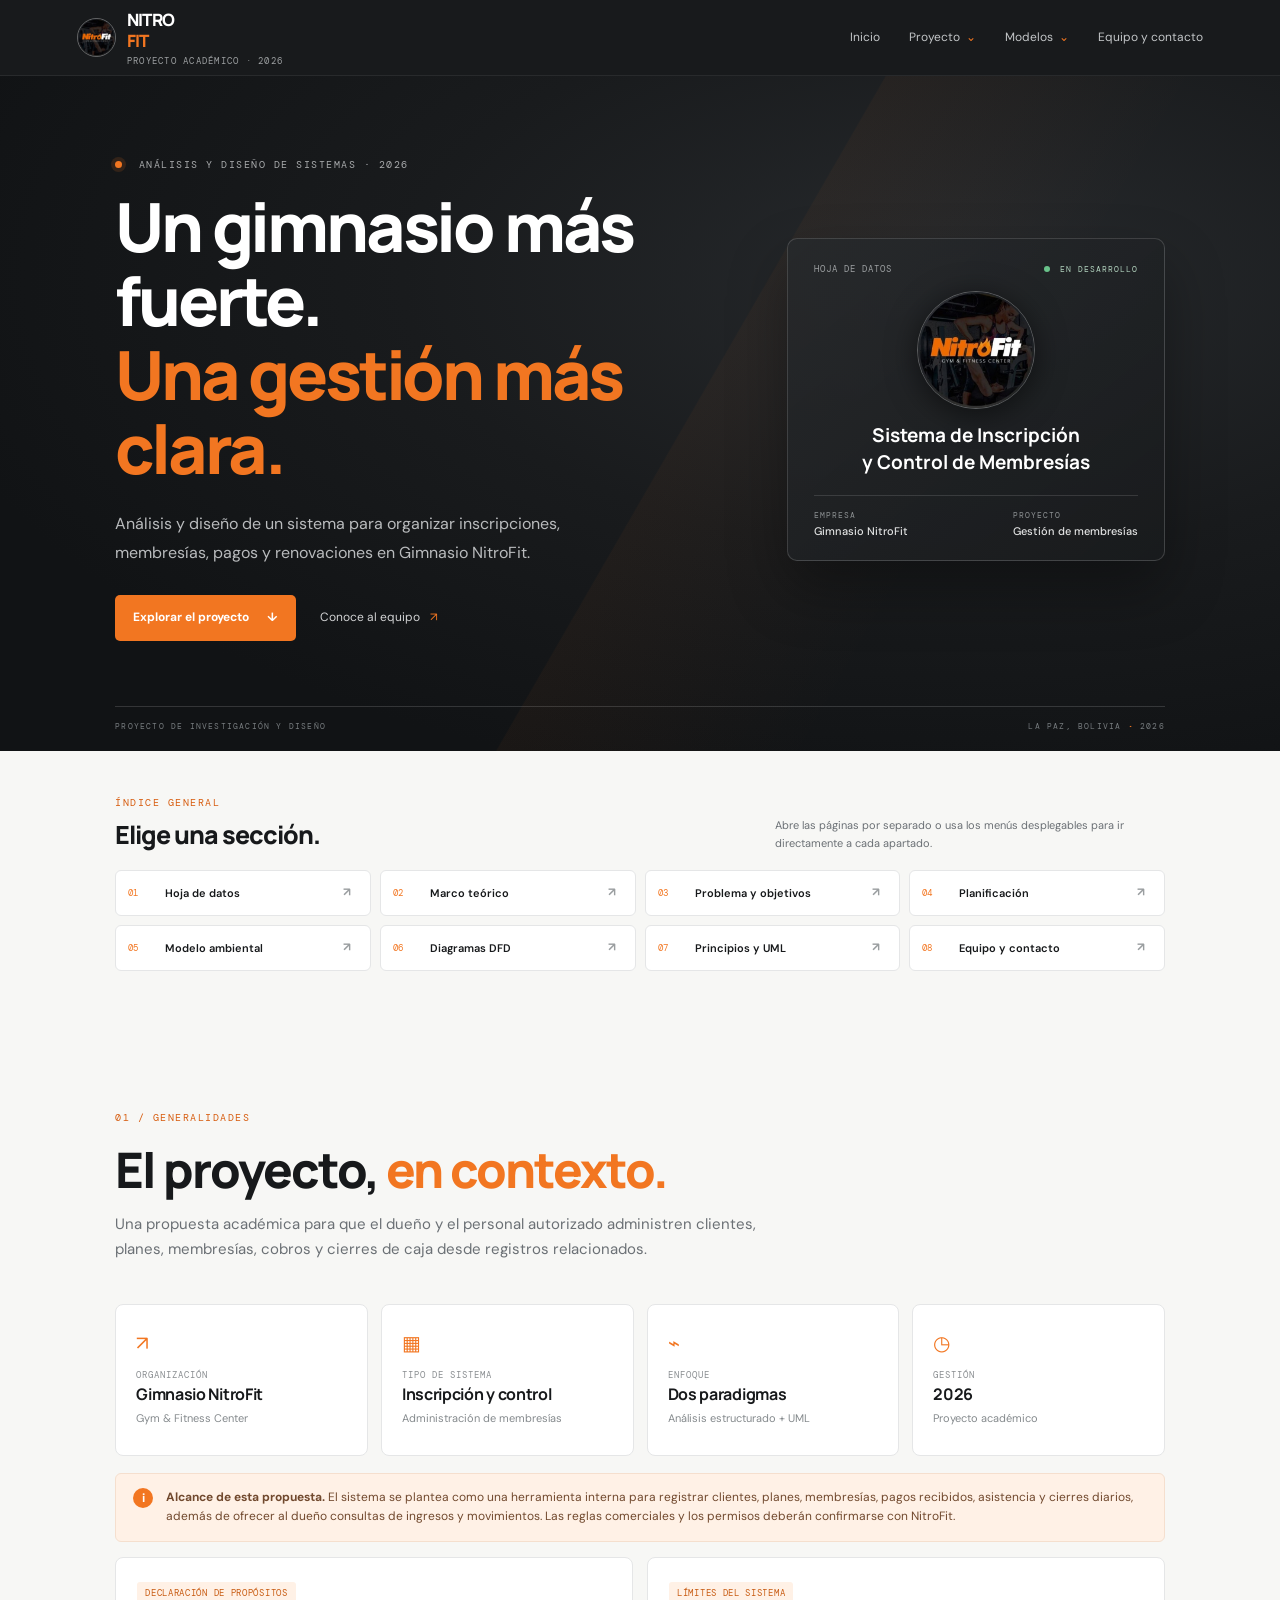
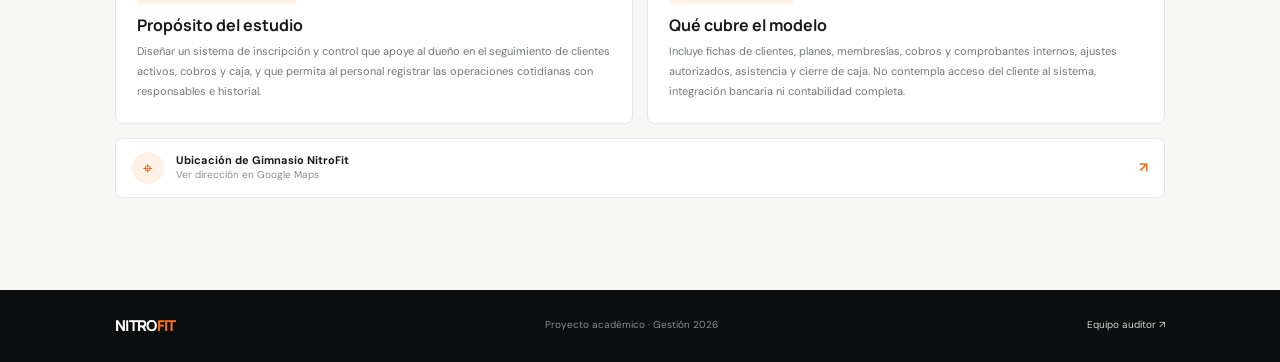
<file: index.html>
<!doctype html>
<html lang="es"><head><meta charset="utf-8"><meta name="viewport" content="width=device-width, initial-scale=1"><meta name="theme-color" content="#111315"><meta name="description" content="Proyecto de análisis y diseño del sistema NitroFit."><title>NitroFit | Inicio</title><link rel="icon" href="logo-nitrofit.jpg" type="image/jpeg"><link rel="stylesheet" href="styles.css"></head>
<body><a class="skip-link" href="#contenido">Saltar al contenido</a><header class="topbar">
    <a class="brand" href="index.html" aria-label="NitroFit, inicio">
      <img src="logo-nitrofit.jpg" alt="Logo de Gimnasio NitroFit">
      <span><b>NITRO<span>FIT</span></b><small>PROYECTO ACADÉMICO · 2026</small></span>
    </a>
    <button class="menu-toggle" aria-expanded="false" aria-controls="nav-principal">Menú <span>☰</span></button>
    <nav id="nav-principal" aria-label="Índice del proyecto">
      <a href="index.html">Inicio</a>
      <details class="nav-dropdown"><summary>Proyecto</summary><div class="dropdown-panel">
        <a href="index.html#proyecto">Hoja de datos</a><a href="marco.html#antecedentes">Marco teórico</a>
        <a href="investigacion.html#investigacion">Problema y objetivos</a><a href="investigacion.html#planificacion">Planificación</a>
      </div></details>
      <details class="nav-dropdown"><summary>Modelos</summary><div class="dropdown-panel">
        <a href="estructurado.html#ambiente">Modelo ambiental</a><a href="estructurado.html#eventos">Lista de eventos</a>
        <a href="estructurado.html#dfd-contexto">DFD · Nivel 0</a><a href="estructurado.html#dfd-nivel1">DFD · Nivel 1</a>
        <a href="estructurado.html#dfd-nivel2">DFD · Nivel 2</a><a href="uml.html#principios">Principios OO</a>
        <a href="uml.html#casos-uso">Casos de uso</a><a href="uml.html#clases">Diagrama de clases</a><a href="uml.html#secuencia">Secuencia</a>
      </div></details>
      <a href="equipo.html#equipo">Equipo y contacto</a>
    </nav>
  </header><main id="contenido"><section class="hero" id="inicio">
      <div class="hero-grid">
        <div class="hero-copy">
          <p class="eyebrow"><span class="pulse"></span> ANÁLISIS Y DISEÑO DE SISTEMAS · 2026</p>
          <h1>Un gimnasio más fuerte.<br><em>Una gestión más clara.</em></h1>
          <p class="lead">Análisis y diseño de un sistema para organizar inscripciones, membresías, pagos y renovaciones en Gimnasio NitroFit.</p>
          <div class="hero-actions"><a class="button button-orange" href="index.html#proyecto">Explorar el proyecto <span>↓</span></a><a class="text-link" href="equipo.html#equipo">Conoce al equipo <span>↗</span></a></div>
        </div>
        <div class="hero-card">
          <div class="card-top"><span>HOJA DE DATOS</span><span class="status"><i></i> EN DESARROLLO</span></div>
          <div class="hero-logo"><img src="logo-nitrofit.jpg" alt=""></div>
          <h2>Sistema de Inscripción<br>y Control de Membresías</h2>
          <div class="hero-meta"><span>EMPRESA<strong>Gimnasio NitroFit</strong></span><span>PROYECTO<strong>Gestión de membresías</strong></span></div>
        </div>
      </div>
      <div class="hero-footer"><span>PROYECTO DE INVESTIGACIÓN Y DISEÑO</span><span>LA PAZ, BOLIVIA <b>·</b> 2026</span></div>
    </section>
    <section class="section contents-section" aria-labelledby="contents-title"><div class="contents-heading"><div><p class="eyebrow orange-text">ÍNDICE GENERAL</p><h2 id="contents-title">Elige una sección.</h2></div><p>Abre las páginas por separado o usa los menús desplegables para ir directamente a cada apartado.</p></div><div class="contents-grid"><a href="#proyecto"><span>01</span>Hoja de datos <b>↗</b></a><a href="marco.html#antecedentes"><span>02</span>Marco teórico <b>↗</b></a><a href="investigacion.html#investigacion"><span>03</span>Problema y objetivos <b>↗</b></a><a href="investigacion.html#planificacion"><span>04</span>Planificación <b>↗</b></a><a href="estructurado.html#ambiente"><span>05</span>Modelo ambiental <b>↗</b></a><a href="estructurado.html#dfd-contexto"><span>06</span>Diagramas DFD <b>↗</b></a><a href="uml.html#principios"><span>07</span>Principios y UML <b>↗</b></a><a href="equipo.html#equipo"><span>08</span>Equipo y contacto <b>↗</b></a></div></section>
    <section class="section intro-section" id="proyecto">
      <div class="section-heading"><p class="eyebrow orange-text">01 / GENERALIDADES</p><h2>El proyecto, <em>en contexto.</em></h2><p>Una propuesta académica para que el dueño y el personal autorizado administren clientes, planes, membresías, cobros y cierres de caja desde registros relacionados.</p></div>
      <div class="facts-grid">
        <article class="fact-card"><span class="fact-icon">↗</span><p>ORGANIZACIÓN</p><h3>Gimnasio NitroFit</h3><small>Gym &amp; Fitness Center</small></article>
        <article class="fact-card"><span class="fact-icon">▦</span><p>TIPO DE SISTEMA</p><h3>Inscripción y control</h3><small>Administración de membresías</small></article>
        <article class="fact-card"><span class="fact-icon">⌁</span><p>ENFOQUE</p><h3>Dos paradigmas</h3><small>Análisis estructurado + UML</small></article>
        <article class="fact-card"><span class="fact-icon">◷</span><p>GESTIÓN</p><h3>2026</h3><small>Proyecto académico</small></article>
      </div>
      <div class="callout"><span>i</span><p><b>Alcance de esta propuesta.</b> El sistema se plantea como una herramienta interna para registrar clientes, planes, membresías, pagos recibidos, asistencia y cierres diarios, además de ofrecer al dueño consultas de ingresos y movimientos. Las reglas comerciales y los permisos deberán confirmarse con NitroFit.</p></div>
      <div class="purpose-grid"><article><span class="tag">DECLARACIÓN DE PROPÓSITOS</span><h3>Propósito del estudio</h3><p>Diseñar un sistema de inscripción y control que apoye al dueño en el seguimiento de clientes activos, cobros y caja, y que permita al personal registrar las operaciones cotidianas con responsables e historial.</p></article><article><span class="tag">LÍMITES DEL SISTEMA</span><h3>Qué cubre el modelo</h3><p>Incluye fichas de clientes, planes, membresías, cobros y comprobantes internos, ajustes autorizados, asistencia y cierre de caja. No contempla acceso del cliente al sistema, integración bancaria ni contabilidad completa.</p></article></div>
      <a class="location-link" href="https://maps.app.goo.gl/5zF3drxUskJP1aHp8" target="_blank" rel="noopener noreferrer"><span class="location-pin">⌖</span><span><b>Ubicación de Gimnasio NitroFit</b><small>Ver dirección en Google Maps</small></span><strong>↗</strong></a>
    </section></main><footer><a class="footer-brand" href="index.html">NITRO<span>FIT</span></a><span>Proyecto académico · Gestión 2026</span><a href="equipo.html#equipo">Equipo auditor ↗</a></footer><script src="script.js"></script></body></html>
</file>
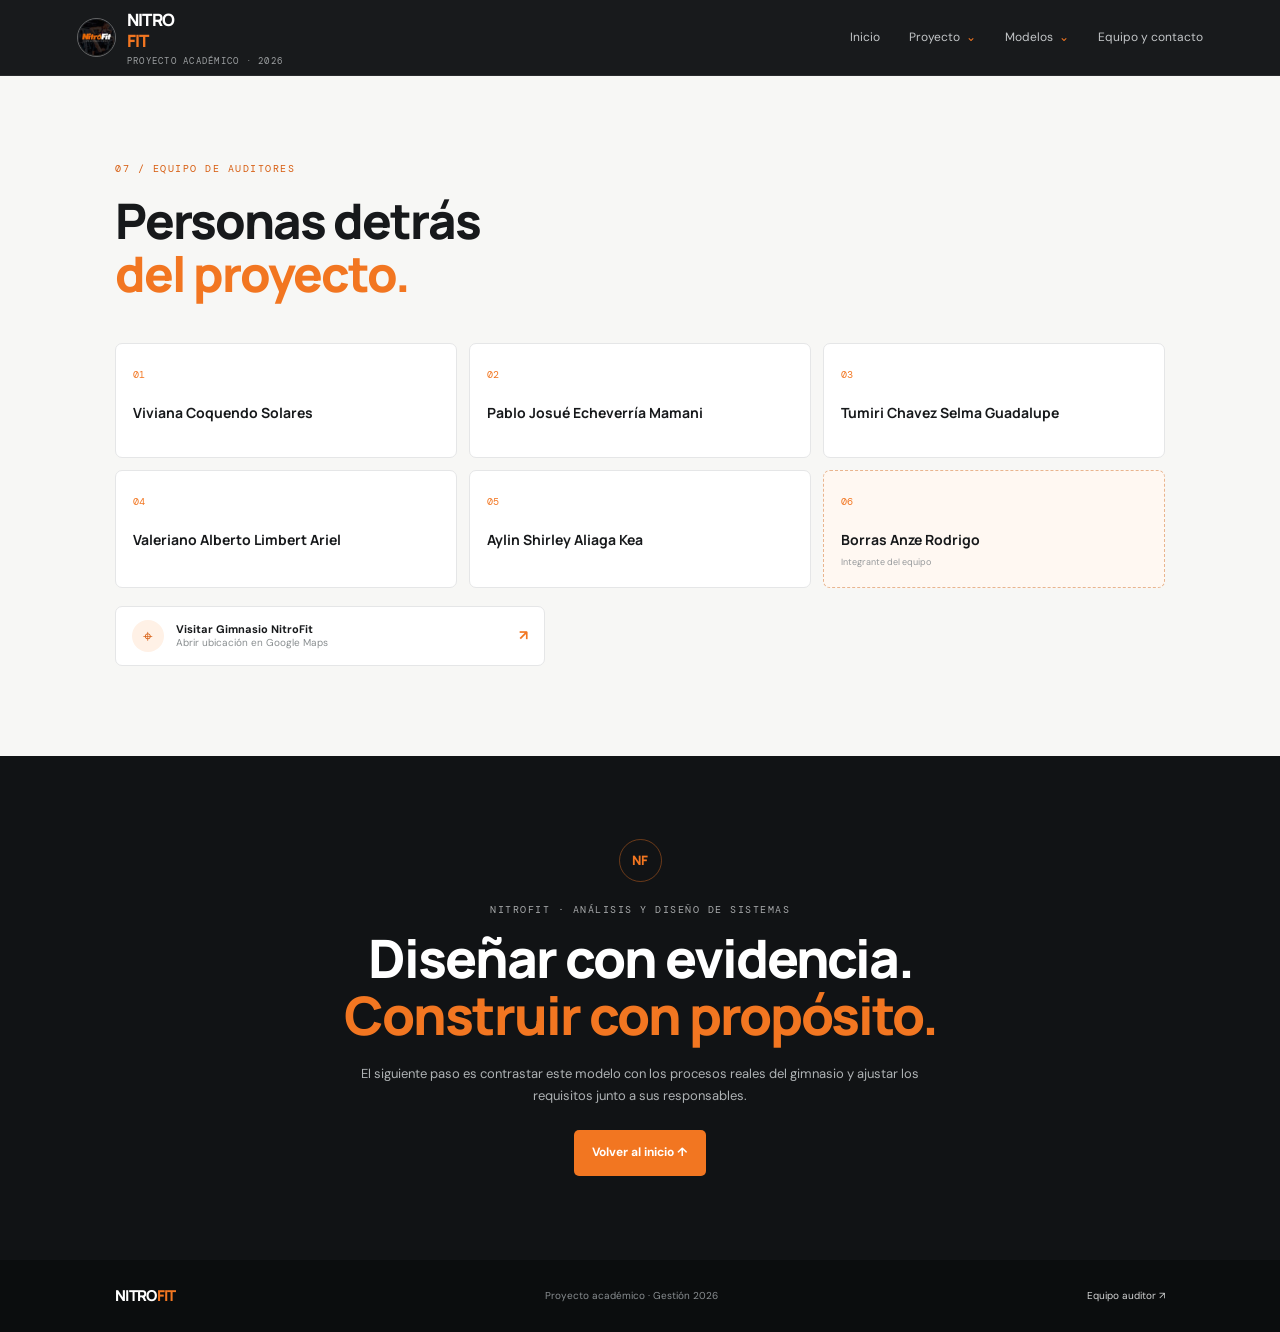
<file: equipo.html>
<!doctype html>
<html lang="es"><head><meta charset="utf-8"><meta name="viewport" content="width=device-width, initial-scale=1"><meta name="theme-color" content="#111315"><meta name="description" content="Proyecto de análisis y diseño del sistema NitroFit."><title>NitroFit | Equipo y contacto</title><link rel="icon" href="logo-nitrofit.jpg" type="image/jpeg"><link rel="stylesheet" href="styles.css"></head>
<body><a class="skip-link" href="#contenido">Saltar al contenido</a><header class="topbar">
    <a class="brand" href="index.html" aria-label="NitroFit, inicio">
      <img src="logo-nitrofit.jpg" alt="Logo de Gimnasio NitroFit">
      <span><b>NITRO<span>FIT</span></b><small>PROYECTO ACADÉMICO · 2026</small></span>
    </a>
    <button class="menu-toggle" aria-expanded="false" aria-controls="nav-principal">Menú <span>☰</span></button>
    <nav id="nav-principal" aria-label="Índice del proyecto">
      <a href="index.html">Inicio</a>
      <details class="nav-dropdown"><summary>Proyecto</summary><div class="dropdown-panel">
        <a href="index.html#proyecto">Hoja de datos</a><a href="marco.html#antecedentes">Marco teórico</a>
        <a href="investigacion.html#investigacion">Problema y objetivos</a><a href="investigacion.html#planificacion">Planificación</a>
      </div></details>
      <details class="nav-dropdown"><summary>Modelos</summary><div class="dropdown-panel">
        <a href="estructurado.html#ambiente">Modelo ambiental</a><a href="estructurado.html#eventos">Lista de eventos</a>
        <a href="estructurado.html#dfd-contexto">DFD · Nivel 0</a><a href="estructurado.html#dfd-nivel1">DFD · Nivel 1</a>
        <a href="estructurado.html#dfd-nivel2">DFD · Nivel 2</a><a href="uml.html#principios">Principios OO</a>
        <a href="uml.html#casos-uso">Casos de uso</a><a href="uml.html#clases">Diagrama de clases</a><a href="uml.html#secuencia">Secuencia</a>
      </div></details>
      <a href="equipo.html#equipo">Equipo y contacto</a>
    </nav>
  </header><main id="contenido"><section class="section team-section" id="equipo">
      <div class="section-heading"><p class="eyebrow orange-text">07 / EQUIPO DE AUDITORES</p><h2>Personas detrás<br><em>del proyecto.</em></h2></div>
      <div class="team-grid"><article><span>01</span><h3>Viviana Coquendo Solares</h3></article><article><span>02</span><h3>Pablo Josué Echeverría Mamani</h3></article><article><span>03</span><h3>Tumiri Chavez Selma Guadalupe</h3></article><article><span>04</span><h3>Valeriano Alberto Limbert Ariel</h3></article><article><span>05</span><h3>Aylin Shirley Aliaga Kea</h3></article><article class="member-pending"><span>06</span><h3>Borras Anze Rodrigo</h3><small>Integrante del equipo</small></article></div>
      <a class="location-link team-location" href="https://maps.app.goo.gl/5zF3drxUskJP1aHp8" target="_blank" rel="noopener noreferrer"><span class="location-pin">⌖</span><span><b>Visitar Gimnasio NitroFit</b><small>Abrir ubicación en Google Maps</small></span><strong>↗</strong></a>
    </section>
<section class="section closing-section" id="cierre"><div class="closing-mark">NF</div><p class="eyebrow">NITROFIT · ANÁLISIS Y DISEÑO DE SISTEMAS</p><h2>Diseñar con evidencia.<br><em>Construir con propósito.</em></h2><p>El siguiente paso es contrastar este modelo con los procesos reales del gimnasio y ajustar los requisitos junto a sus responsables.</p><a class="button button-orange" href="#inicio">Volver al inicio ↑</a></section></main><footer><a class="footer-brand" href="index.html">NITRO<span>FIT</span></a><span>Proyecto académico · Gestión 2026</span><a href="equipo.html#equipo">Equipo auditor ↗</a></footer><script src="script.js"></script></body></html>
</file>
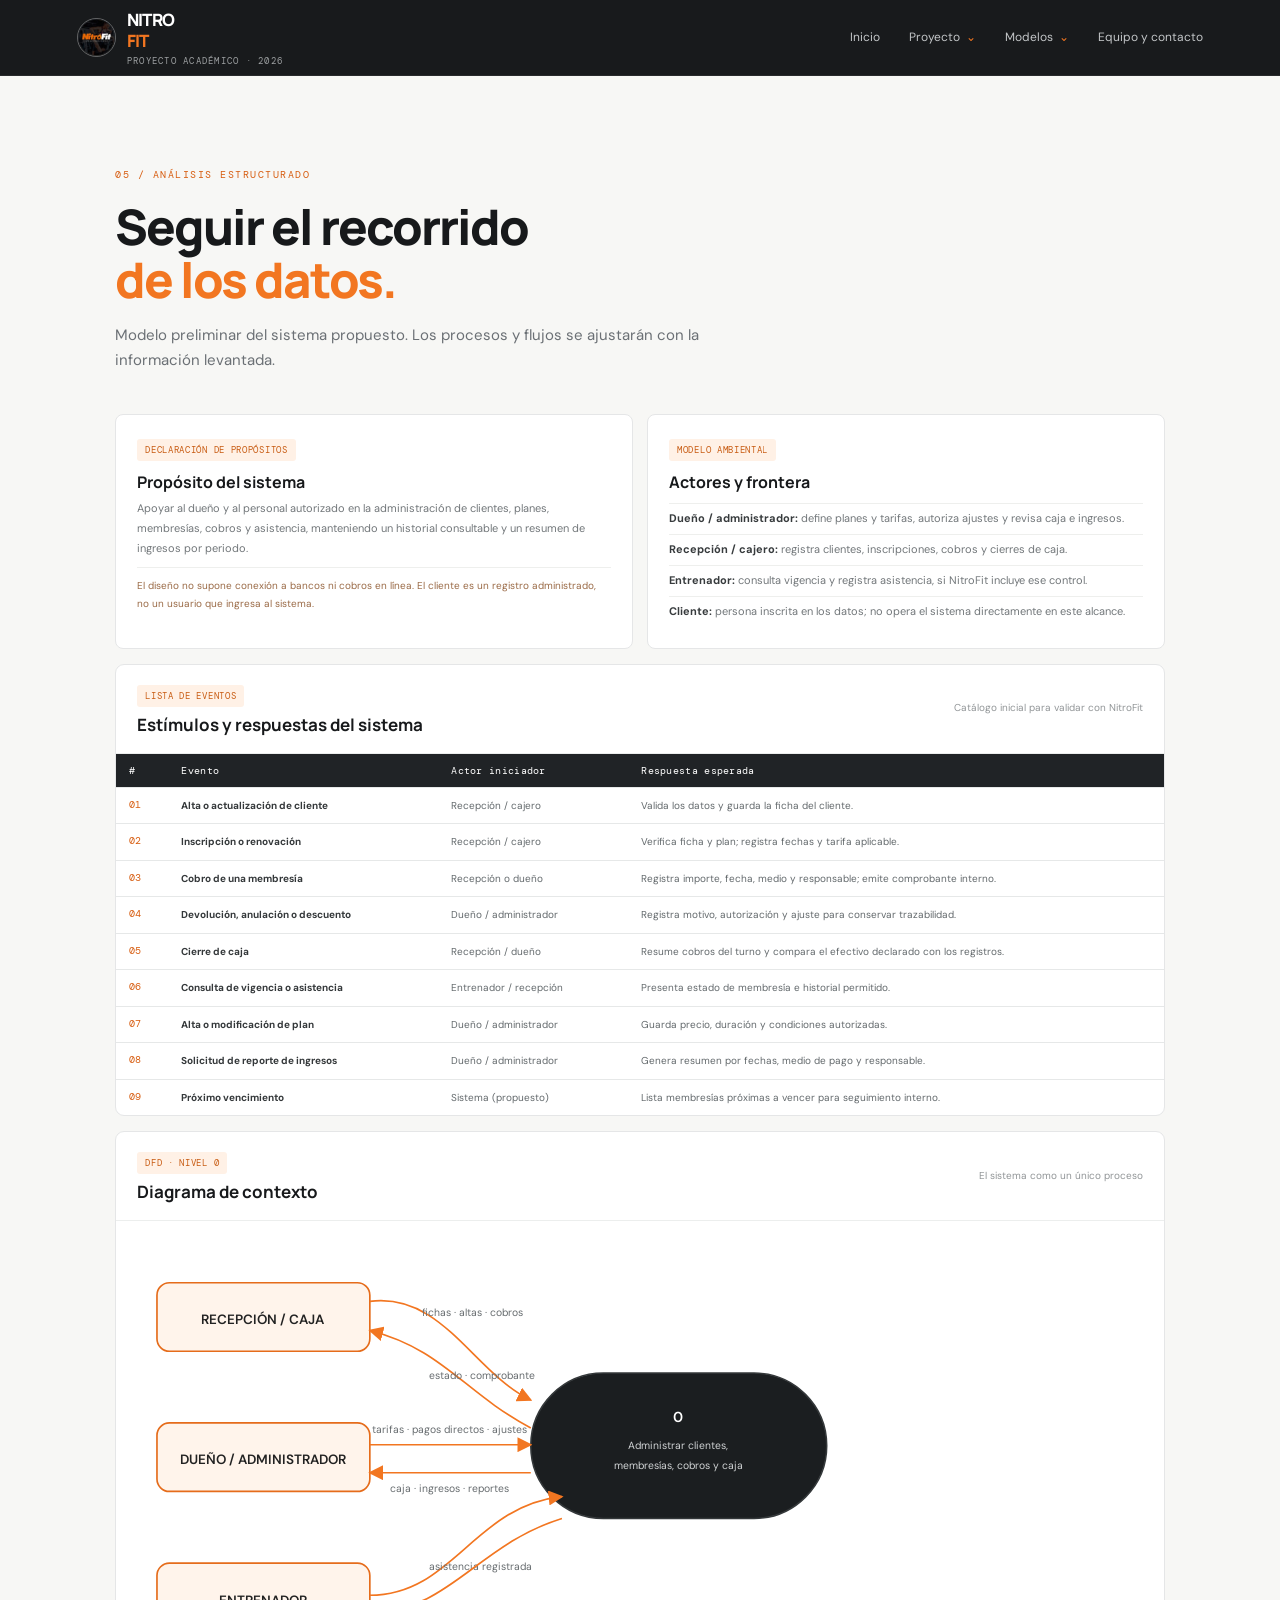
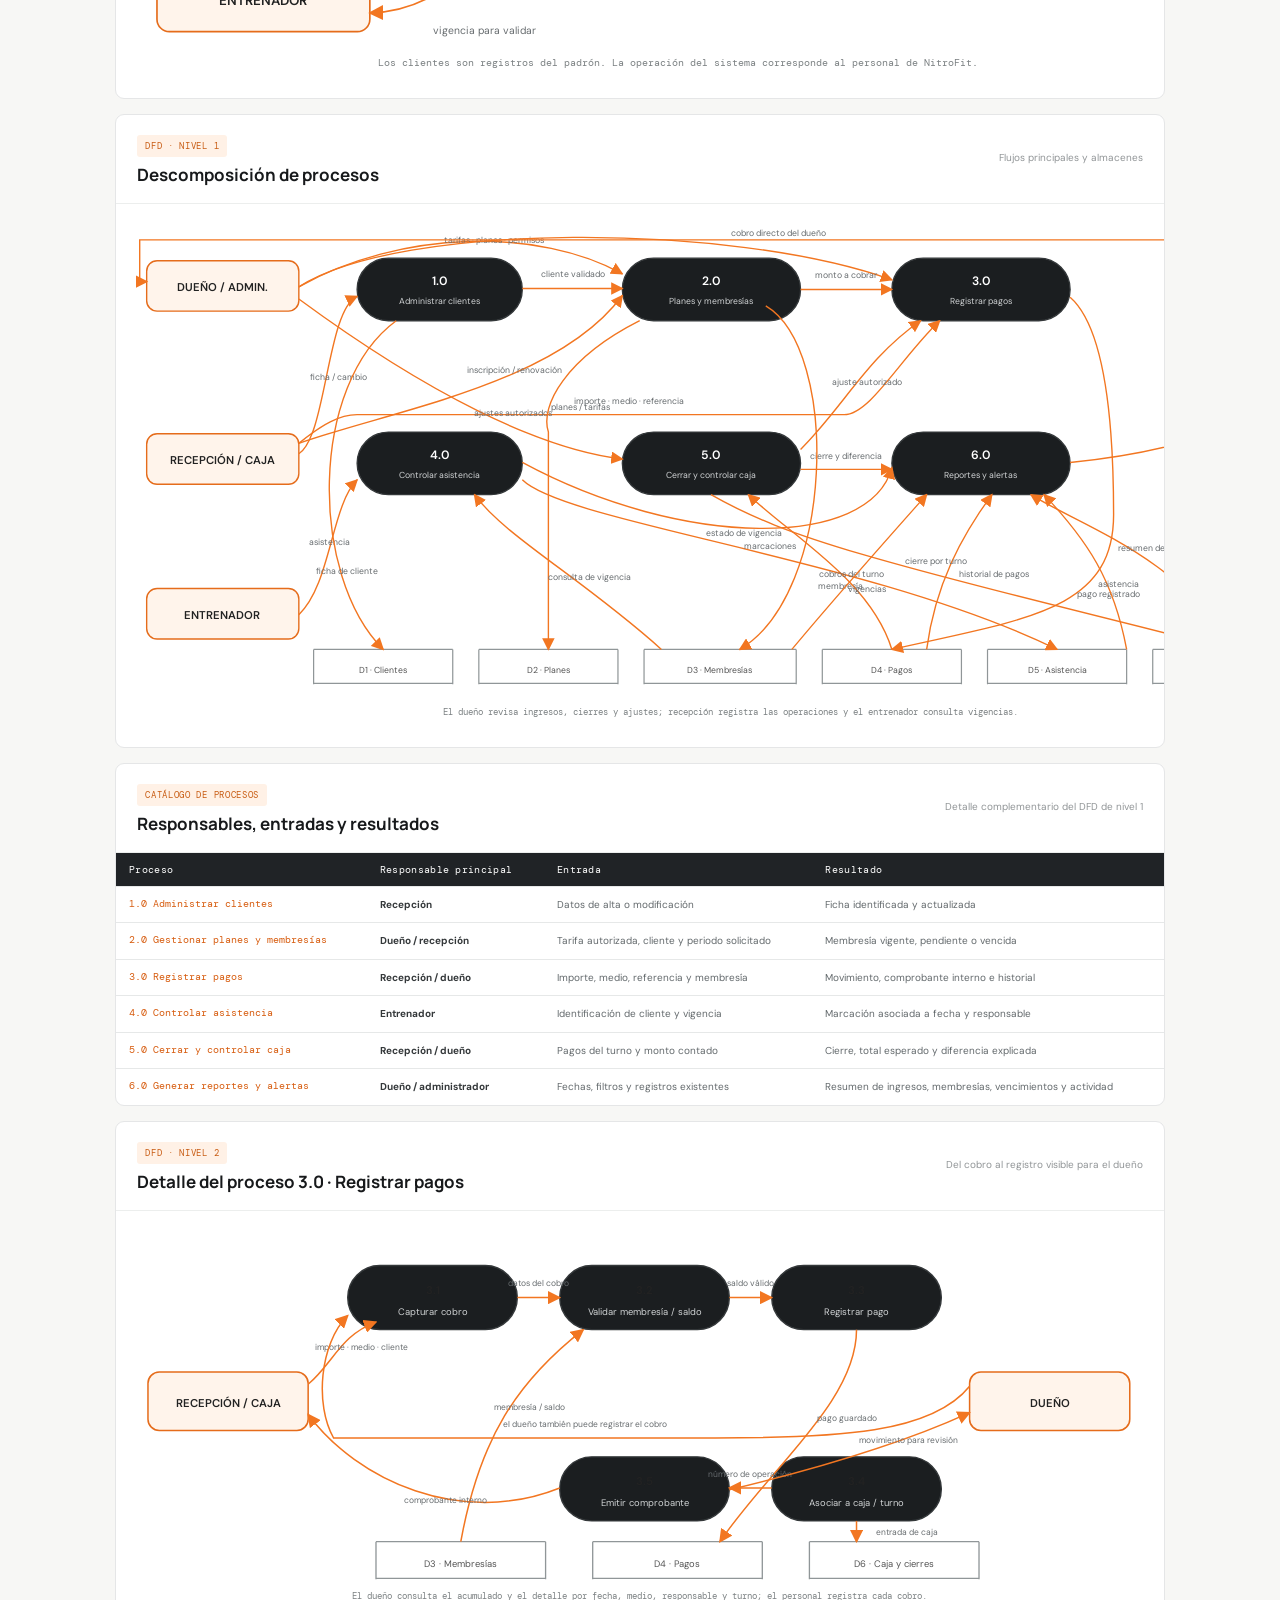
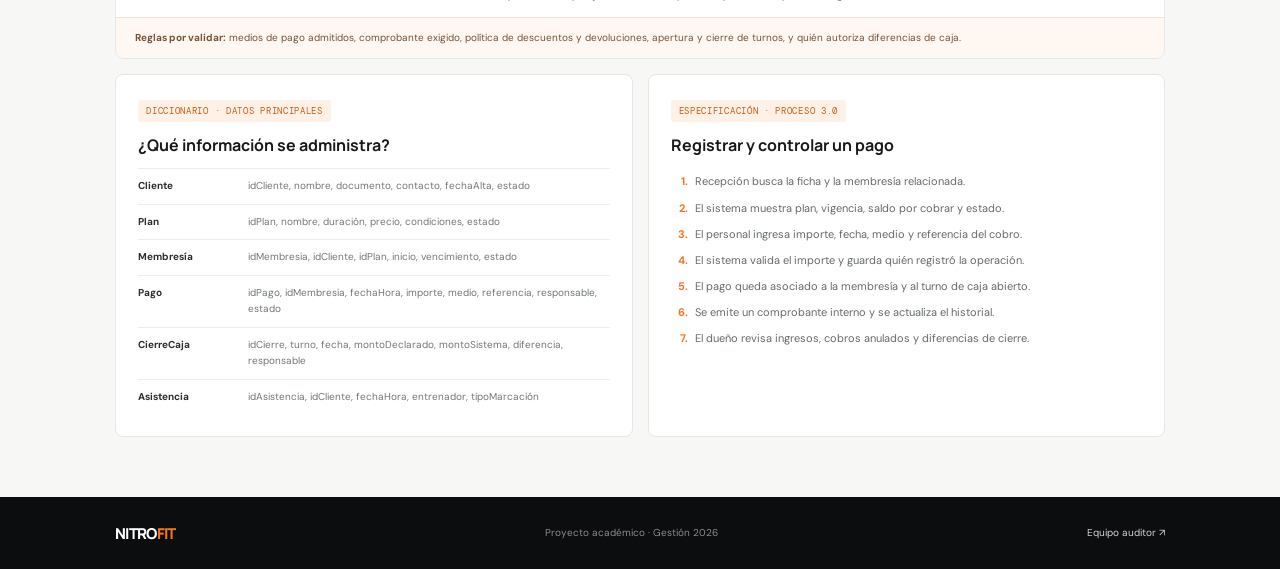
<file: estructurado.html>
<!doctype html>
<html lang="es"><head><meta charset="utf-8"><meta name="viewport" content="width=device-width, initial-scale=1"><meta name="theme-color" content="#111315"><meta name="description" content="Proyecto de análisis y diseño del sistema NitroFit."><title>NitroFit | Análisis estructurado</title><link rel="icon" href="logo-nitrofit.jpg" type="image/jpeg"><link rel="stylesheet" href="styles.css"></head>
<body><a class="skip-link" href="#contenido">Saltar al contenido</a><header class="topbar">
    <a class="brand" href="index.html" aria-label="NitroFit, inicio">
      <img src="logo-nitrofit.jpg" alt="Logo de Gimnasio NitroFit">
      <span><b>NITRO<span>FIT</span></b><small>PROYECTO ACADÉMICO · 2026</small></span>
    </a>
    <button class="menu-toggle" aria-expanded="false" aria-controls="nav-principal">Menú <span>☰</span></button>
    <nav id="nav-principal" aria-label="Índice del proyecto">
      <a href="index.html">Inicio</a>
      <details class="nav-dropdown"><summary>Proyecto</summary><div class="dropdown-panel">
        <a href="index.html#proyecto">Hoja de datos</a><a href="marco.html#antecedentes">Marco teórico</a>
        <a href="investigacion.html#investigacion">Problema y objetivos</a><a href="investigacion.html#planificacion">Planificación</a>
      </div></details>
      <details class="nav-dropdown"><summary>Modelos</summary><div class="dropdown-panel">
        <a href="estructurado.html#ambiente">Modelo ambiental</a><a href="estructurado.html#eventos">Lista de eventos</a>
        <a href="estructurado.html#dfd-contexto">DFD · Nivel 0</a><a href="estructurado.html#dfd-nivel1">DFD · Nivel 1</a>
        <a href="estructurado.html#dfd-nivel2">DFD · Nivel 2</a><a href="uml.html#principios">Principios OO</a>
        <a href="uml.html#casos-uso">Casos de uso</a><a href="uml.html#clases">Diagrama de clases</a><a href="uml.html#secuencia">Secuencia</a>
      </div></details>
      <a href="equipo.html#equipo">Equipo y contacto</a>
    </nav>
  </header><main id="contenido"><section class="section structured-section" id="estructurado">
      <div class="section-heading"><p class="eyebrow orange-text">05 / ANÁLISIS ESTRUCTURADO</p><h2>Seguir el recorrido<br><em>de los datos.</em></h2><p>Modelo preliminar del sistema propuesto. Los procesos y flujos se ajustarán con la información levantada.</p></div>
      <div class="environment-grid" id="ambiente">
        <article class="environment-card"><span class="tag">DECLARACIÓN DE PROPÓSITOS</span><h3>Propósito del sistema</h3><p>Apoyar al dueño y al personal autorizado en la administración de clientes, planes, membresías, cobros y asistencia, manteniendo un historial consultable y un resumen de ingresos por periodo.</p><p class="small-note">El diseño no supone conexión a bancos ni cobros en línea. El cliente es un registro administrado, no un usuario que ingresa al sistema.</p></article>
        <article class="environment-card"><span class="tag">MODELO AMBIENTAL</span><h3>Actores y frontera</h3><ul><li><b>Dueño / administrador:</b> define planes y tarifas, autoriza ajustes y revisa caja e ingresos.</li><li><b>Recepción / cajero:</b> registra clientes, inscripciones, cobros y cierres de caja.</li><li><b>Entrenador:</b> consulta vigencia y registra asistencia, si NitroFit incluye ese control.</li><li><b>Cliente:</b> persona inscrita en los datos; no opera el sistema directamente en este alcance.</li></ul></article>
      </div>
      <div class="events-card" id="eventos"><div class="diagram-title"><div><span class="tag">LISTA DE EVENTOS</span><h3>Estímulos y respuestas del sistema</h3></div><span class="diagram-caption">Catálogo inicial para validar con NitroFit</span></div><div class="table-scroll"><table class="project-table"><thead><tr><th>#</th><th>Evento</th><th>Actor iniciador</th><th>Respuesta esperada</th></tr></thead><tbody>
        <tr><td>01</td><td>Alta o actualización de cliente</td><td>Recepción / cajero</td><td>Valida los datos y guarda la ficha del cliente.</td></tr>
        <tr><td>02</td><td>Inscripción o renovación</td><td>Recepción / cajero</td><td>Verifica ficha y plan; registra fechas y tarifa aplicable.</td></tr>
        <tr><td>03</td><td>Cobro de una membresía</td><td>Recepción o dueño</td><td>Registra importe, fecha, medio y responsable; emite comprobante interno.</td></tr>
        <tr><td>04</td><td>Devolución, anulación o descuento</td><td>Dueño / administrador</td><td>Registra motivo, autorización y ajuste para conservar trazabilidad.</td></tr>
        <tr><td>05</td><td>Cierre de caja</td><td>Recepción / dueño</td><td>Resume cobros del turno y compara el efectivo declarado con los registros.</td></tr>
        <tr><td>06</td><td>Consulta de vigencia o asistencia</td><td>Entrenador / recepción</td><td>Presenta estado de membresía e historial permitido.</td></tr>
        <tr><td>07</td><td>Alta o modificación de plan</td><td>Dueño / administrador</td><td>Guarda precio, duración y condiciones autorizadas.</td></tr>
        <tr><td>08</td><td>Solicitud de reporte de ingresos</td><td>Dueño / administrador</td><td>Genera resumen por fechas, medio de pago y responsable.</td></tr>
        <tr><td>09</td><td>Próximo vencimiento</td><td>Sistema (propuesto)</td><td>Lista membresías próximas a vencer para seguimiento interno.</td></tr>
      </tbody></table></div></div>
      <div class="diagram-card" id="dfd-contexto"><div class="diagram-title"><div><span class="tag">DFD · NIVEL 0</span><h3>Diagrama de contexto</h3></div><span class="diagram-caption">El sistema como un único proceso</span></div>
        <div class="svg-scroll"><svg class="dfd dfd-context" viewBox="0 0 980 430" role="img" aria-labelledby="dfd0title dfd0desc"><title id="dfd0title">Diagrama de contexto del sistema NitroFit</title><desc id="dfd0desc">El dueño o administrador, el personal de recepción y caja y el entrenador intercambian datos con el sistema. Los clientes se mantienen como registros y no como usuarios del sistema.</desc>
          <defs><marker id="arrow" markerWidth="9" markerHeight="9" refX="8" refY="4.5" orient="auto"><path d="M0,0 L9,4.5 L0,9 z" fill="#f27621"/></marker></defs>
          <rect class="entity" x="25" y="45" width="205" height="66" rx="12"/><text x="127" y="85" text-anchor="middle">RECEPCIÓN / CAJA</text>
          <rect class="entity" x="25" y="180" width="205" height="66" rx="12"/><text x="127" y="220" text-anchor="middle">DUEÑO / ADMINISTRADOR</text>
          <rect class="entity" x="25" y="315" width="205" height="66" rx="12"/><text x="127" y="355" text-anchor="middle">ENTRENADOR</text>
          <rect class="process" x="385" y="132" width="285" height="140" rx="70"/><text x="527" y="179" text-anchor="middle">0</text><text class="subtext" x="527" y="205" text-anchor="middle">Administrar clientes,</text><text class="subtext" x="527" y="224" text-anchor="middle">membresías, cobros y caja</text>
          <path class="flow" d="M230 63 C300 54 330 132 385 158" marker-end="url(#arrow)"/><text class="flow-label" x="280" y="77">fichas · altas · cobros</text>
          <path class="flow" d="M385 185 C320 150 300 109 230 91" marker-end="url(#arrow)"/><text class="flow-label" x="287" y="138">estado · comprobante</text>
          <path class="flow" d="M230 201 H385" marker-end="url(#arrow)"/><text class="flow-label" x="307" y="190" text-anchor="middle">tarifas · pagos directos · ajustes</text>
          <path class="flow" d="M385 228 H230" marker-end="url(#arrow)"/><text class="flow-label" x="307" y="247" text-anchor="middle">caja · ingresos · reportes</text>
          <path class="flow" d="M230 346 C310 346 330 260 415 251" marker-end="url(#arrow)"/><text class="flow-label" x="287" y="322">asistencia registrada</text>
          <path class="flow" d="M415 272 C332 298 308 361 230 363" marker-end="url(#arrow)"/><text class="flow-label" x="291" y="383">vigencia para validar</text>
          <text class="diagram-note" x="527" y="414" text-anchor="middle">Los clientes son registros del padrón. La operación del sistema corresponde al personal de NitroFit.</text>
        </svg></div>
      </div>
      <div class="diagram-card" id="dfd-nivel1"><div class="diagram-title"><div><span class="tag">DFD · NIVEL 1</span><h3>Descomposición de procesos</h3></div><span class="diagram-caption">Flujos principales y almacenes</span></div>
        <div class="svg-scroll"><svg class="dfd dfd-complete" viewBox="0 0 1380 590" role="img" aria-labelledby="dfd1title dfd1desc"><title id="dfd1title">Diagrama de flujo de datos nivel 1 para NitroFit</title><desc id="dfd1desc">Seis procesos cubren clientes, planes y membresías, pagos, asistencia, caja y reportes. Intervienen dueño, recepción y entrenador, y seis almacenes de datos.</desc>
          <defs><marker id="arrow1" markerWidth="9" markerHeight="9" refX="8" refY="4.5" orient="auto"><path d="M0,0 L9,4.5 L0,9 z" fill="#f27621"/></marker></defs>
          <rect class="entity" x="18" y="48" width="175" height="58" rx="12"/><text x="105" y="83" text-anchor="middle">DUEÑO / ADMIN.</text>
          <rect class="entity" x="18" y="247" width="175" height="58" rx="12"/><text x="105" y="282" text-anchor="middle">RECEPCIÓN / CAJA</text>
          <rect class="entity" x="18" y="425" width="175" height="58" rx="12"/><text x="105" y="460" text-anchor="middle">ENTRENADOR</text>
          <rect class="process" x="260" y="45" width="190" height="72" rx="36"/><text x="355" y="76" text-anchor="middle">1.0</text><text class="subtext" x="355" y="98" text-anchor="middle">Administrar clientes</text>
          <rect class="process" x="565" y="45" width="205" height="72" rx="36"/><text x="667" y="76" text-anchor="middle">2.0</text><text class="subtext" x="667" y="98" text-anchor="middle">Planes y membresías</text>
          <rect class="process" x="875" y="45" width="205" height="72" rx="36"/><text x="977" y="76" text-anchor="middle">3.0</text><text class="subtext" x="977" y="98" text-anchor="middle">Registrar pagos</text>
          <rect class="process" x="260" y="245" width="190" height="72" rx="36"/><text x="355" y="276" text-anchor="middle">4.0</text><text class="subtext" x="355" y="298" text-anchor="middle">Controlar asistencia</text>
          <rect class="process" x="565" y="245" width="205" height="72" rx="36"/><text x="667" y="276" text-anchor="middle">5.0</text><text class="subtext" x="667" y="298" text-anchor="middle">Cerrar y controlar caja</text>
          <rect class="process" x="875" y="245" width="205" height="72" rx="36"/><text x="977" y="276" text-anchor="middle">6.0</text><text class="subtext" x="977" y="298" text-anchor="middle">Reportes y alertas</text>
          <path class="store" d="M210 495 h160 m-160 0 v40 m160 -40 v40 m-160 -1 h160"/><text x="290" y="522" text-anchor="middle">D1 · Clientes</text>
          <path class="store" d="M400 495 h160 m-160 0 v40 m160 -40 v40 m-160 -1 h160"/><text x="480" y="522" text-anchor="middle">D2 · Planes</text>
          <path class="store" d="M590 495 h175 m-175 0 v40 m175 -40 v40 m-175 -1 h175"/><text x="677" y="522" text-anchor="middle">D3 · Membresías</text>
          <path class="store" d="M795 495 h160 m-160 0 v40 m160 -40 v40 m-160 -1 h160"/><text x="875" y="522" text-anchor="middle">D4 · Pagos</text>
          <path class="store" d="M985 495 h160 m-160 0 v40 m160 -40 v40 m-160 -1 h160"/><text x="1065" y="522" text-anchor="middle">D5 · Asistencia</text>
          <path class="store" d="M1175 495 h180 m-180 0 v40 m180 -40 v40 m-180 -1 h180"/><text x="1265" y="522" text-anchor="middle">D6 · Caja y cierres</text>
          <path class="flow" d="M193 270 C225 250 225 105 260 89" marker-end="url(#arrow1)"/><text class="flow-label" x="206" y="185">ficha / cambio</text>
          <path class="flow" d="M193 258 C300 220 490 190 565 88" marker-end="url(#arrow1)"/><text class="flow-label" x="386" y="177">inscripción / renovación</text>
          <path class="flow" d="M193 258 C220 236 240 225 260 225 H820 C850 225 885 160 930 117" marker-end="url(#arrow1)"/><text class="flow-label" x="510" y="213">importe · medio · referencia</text>
          <path class="flow" d="M193 78 C310 12 470 10 565 63" marker-end="url(#arrow1)"/><text class="flow-label" x="360" y="28">tarifas · planes · permisos</text>
          <path class="flow" d="M193 78 C310 3 690 4 875 70" marker-end="url(#arrow1)"/><text class="flow-label" x="690" y="20">cobro directo del dueño</text>
          <path class="flow" d="M193 92 C340 200 470 265 565 276" marker-end="url(#arrow1)"/><text class="flow-label" x="395" y="226">ajustes autorizados</text>
          <path class="flow" d="M193 455 C230 420 230 330 260 300" marker-end="url(#arrow1)"/><text class="flow-label" x="205" y="375">asistencia</text>
          <path class="flow" d="M450 80 H565" marker-end="url(#arrow1)"/><text class="flow-label" x="508" y="67" text-anchor="middle">cliente validado</text>
          <path class="flow" d="M770 81 H875" marker-end="url(#arrow1)"/><text class="flow-label" x="822" y="68" text-anchor="middle">monto a cobrar</text>
          <path class="flow" d="M770 288 H875" marker-end="url(#arrow1)"/><text class="flow-label" x="822" y="276" text-anchor="middle">cierre y diferencia</text>
          <path class="flow" d="M770 265 C820 215 846 160 908 117" marker-end="url(#arrow1)"/><text class="flow-label" x="806" y="191">ajuste autorizado</text>
          <path class="flow" d="M915 495 C925 420 955 365 990 317" marker-end="url(#arrow1)"/><text class="flow-label" x="952" y="412">historial de pagos</text>
          <path class="flow" d="M305 117 C205 190 205 410 290 495" marker-end="url(#arrow1)"/><text class="flow-label" x="213" y="408">ficha de cliente</text>
          <path class="flow" d="M730 100 C815 150 810 430 700 495" marker-end="url(#arrow1)"/><text class="flow-label" x="790" y="425">membresía</text>
          <path class="flow" d="M1080 90 C1120 125 1130 230 1130 340 S1030 460 875 495" marker-end="url(#arrow1)"/><text class="flow-label" x="1088" y="435">pago registrado</text>
          <path class="flow" d="M450 300 C500 350 850 390 1065 495" marker-end="url(#arrow1)"/><text class="flow-label" x="705" y="380">marcaciones</text>
          <path class="flow" d="M585 117 C500 160 470 215 480 245 V495" marker-end="url(#arrow1)"/><text class="flow-label" x="483" y="220">planes / tarifas</text>
          <path class="flow" d="M610 495 C520 414 430 365 395 317" marker-end="url(#arrow1)"/><text class="flow-label" x="479" y="415">consulta de vigencia</text>
          <path class="flow" d="M875 495 C850 415 760 365 710 317" marker-end="url(#arrow1)"/><text class="flow-label" x="791" y="412">cobros del turno</text>
          <path class="flow" d="M667 317 C760 370 860 394 1265 495" marker-end="url(#arrow1)"/><text class="flow-label" x="890" y="397">cierre por turno</text>
          <path class="flow" d="M1265 495 C1210 390 1090 352 1035 317" marker-end="url(#arrow1)"/><text class="flow-label" x="1135" y="382">resumen de caja</text>
          <path class="flow" d="M760 495 C810 435 850 390 915 317" marker-end="url(#arrow1)"/><text class="flow-label" x="824" y="429">vigencias</text>
          <path class="flow" d="M1145 495 C1130 415 1100 370 1050 317" marker-end="url(#arrow1)"/><text class="flow-label" x="1112" y="423">asistencia</text>
          <path class="flow" d="M1080 280 C1320 255 1370 180 1370 24 H10 V72 H18" marker-end="url(#arrow1)"/><text class="flow-label" x="1195" y="41">cierre diario · ingresos · vencimientos</text>
          <path class="flow" d="M450 280 C635 380 850 380 875 286" marker-end="url(#arrow1)"/><text class="flow-label" x="661" y="365">estado de vigencia</text>
          <text class="diagram-note" x="690" y="570" text-anchor="middle">El dueño revisa ingresos, cierres y ajustes; recepción registra las operaciones y el entrenador consulta vigencias.</text>
        </svg></div>
      </div>
      <div class="events-card" id="catalogo-procesos"><div class="diagram-title"><div><span class="tag">CATÁLOGO DE PROCESOS</span><h3>Responsables, entradas y resultados</h3></div><span class="diagram-caption">Detalle complementario del DFD de nivel 1</span></div><div class="table-scroll"><table class="project-table process-table"><thead><tr><th>Proceso</th><th>Responsable principal</th><th>Entrada</th><th>Resultado</th></tr></thead><tbody>
        <tr><td>1.0 Administrar clientes</td><td>Recepción</td><td>Datos de alta o modificación</td><td>Ficha identificada y actualizada</td></tr>
        <tr><td>2.0 Gestionar planes y membresías</td><td>Dueño / recepción</td><td>Tarifa autorizada, cliente y periodo solicitado</td><td>Membresía vigente, pendiente o vencida</td></tr>
        <tr><td>3.0 Registrar pagos</td><td>Recepción / dueño</td><td>Importe, medio, referencia y membresía</td><td>Movimiento, comprobante interno e historial</td></tr>
        <tr><td>4.0 Controlar asistencia</td><td>Entrenador</td><td>Identificación de cliente y vigencia</td><td>Marcación asociada a fecha y responsable</td></tr>
        <tr><td>5.0 Cerrar y controlar caja</td><td>Recepción / dueño</td><td>Pagos del turno y monto contado</td><td>Cierre, total esperado y diferencia explicada</td></tr>
        <tr><td>6.0 Generar reportes y alertas</td><td>Dueño / administrador</td><td>Fechas, filtros y registros existentes</td><td>Resumen de ingresos, membresías, vencimientos y actividad</td></tr>
      </tbody></table></div></div>
      <div class="diagram-card" id="dfd-nivel2"><div class="diagram-title"><div><span class="tag">DFD · NIVEL 2</span><h3>Detalle del proceso 3.0 · Registrar pagos</h3></div><span class="diagram-caption">Del cobro al registro visible para el dueño</span></div>
        <div class="svg-scroll"><svg class="level-two" viewBox="0 0 1080 400" role="img" aria-labelledby="dfd2title dfd2desc"><title id="dfd2title">Descomposición del registro de pagos y control de caja</title><desc id="dfd2desc">Recepción registra el cobro, el sistema valida la membresía, guarda el pago, lo asocia a la caja del turno, emite comprobante y deja los movimientos disponibles para revisión del dueño.</desc>
          <defs><marker id="arrow2" markerWidth="9" markerHeight="9" refX="8" refY="4.5" orient="auto"><path d="M0,0 L9,4.5 L0,9 z" fill="#f27621"/></marker></defs>
          <rect class="entity" x="18" y="155" width="170" height="62" rx="12"/><text x="103" y="192" text-anchor="middle">RECEPCIÓN / CAJA</text>
          <rect class="entity" x="890" y="155" width="170" height="62" rx="12"/><text x="975" y="192" text-anchor="middle">DUEÑO</text>
          <rect class="process" x="230" y="42" width="180" height="68" rx="34"/><text x="320" y="72" text-anchor="middle">3.1</text><text class="subtext" x="320" y="94" text-anchor="middle">Capturar cobro</text>
          <rect class="process" x="455" y="42" width="180" height="68" rx="34"/><text x="545" y="72" text-anchor="middle">3.2</text><text class="subtext" x="545" y="94" text-anchor="middle">Validar membresía / saldo</text>
          <rect class="process" x="680" y="42" width="180" height="68" rx="34"/><text x="770" y="72" text-anchor="middle">3.3</text><text class="subtext" x="770" y="94" text-anchor="middle">Registrar pago</text>
          <rect class="process" x="680" y="245" width="180" height="68" rx="34"/><text x="770" y="275" text-anchor="middle">3.4</text><text class="subtext" x="770" y="297" text-anchor="middle">Asociar a caja / turno</text>
          <rect class="process" x="455" y="245" width="180" height="68" rx="34"/><text x="545" y="275" text-anchor="middle">3.5</text><text class="subtext" x="545" y="297" text-anchor="middle">Emitir comprobante</text>
          <path class="store" d="M260 335 h180 m-180 0 v40 m180 -40 v40 m-180 -1 h180"/><text x="350" y="362" text-anchor="middle">D3 · Membresías</text>
          <path class="store" d="M490 335 h180 m-180 0 v40 m180 -40 v40 m-180 -1 h180"/><text x="580" y="362" text-anchor="middle">D4 · Pagos</text>
          <path class="store" d="M720 335 h180 m-180 0 v40 m180 -40 v40 m-180 -1 h180"/><text x="810" y="362" text-anchor="middle">D6 · Caja y cierres</text>
          <path class="flow" d="M188 168 C215 145 222 116 260 102" marker-end="url(#arrow2)"/><text class="flow-label" x="195" y="132">importe · medio · cliente</text>
          <path class="flow" d="M410 76 H455" marker-end="url(#arrow2)"/><text class="flow-label" x="432" y="64" text-anchor="middle">datos del cobro</text>
          <path class="flow" d="M350 335 C370 225 410 165 480 110" marker-end="url(#arrow2)"/><text class="flow-label" x="385" y="195">membresía / saldo</text>
          <path class="flow" d="M635 76 H680" marker-end="url(#arrow2)"/><text class="flow-label" x="657" y="64" text-anchor="middle">saldo válido</text>
          <path class="flow" d="M770 110 C770 185 680 255 625 335" marker-end="url(#arrow2)"/><text class="flow-label" x="728" y="207">pago guardado</text>
          <path class="flow" d="M770 313 V335" marker-end="url(#arrow2)"/><text class="flow-label" x="791" y="328">entrada de caja</text>
          <path class="flow" d="M680 278 H635" marker-end="url(#arrow2)"/><text class="flow-label" x="657" y="266" text-anchor="middle">número de operación</text>
          <path class="flow" d="M455 278 C350 320 240 270 188 200" marker-end="url(#arrow2)"/><text class="flow-label" x="290" y="294">comprobante interno</text>
          <path class="flow" d="M890 170 C850 220 750 225 620 225 H215 C195 190 200 125 230 95" marker-end="url(#arrow2)"/><text class="flow-label" x="395" y="213">el dueño también puede registrar el cobro</text>
          <path class="flow" d="M635 280 C760 250 840 221 890 198" marker-end="url(#arrow2)"/><text class="flow-label" x="773" y="230">movimiento para revisión</text>
          <text class="diagram-note" x="540" y="396" text-anchor="middle">El dueño consulta el acumulado y el detalle por fecha, medio, responsable y turno; el personal registra cada cobro.</text>
        </svg></div>
        <div class="level-two-note"><b>Reglas por validar:</b> medios de pago admitidos, comprobante exigido, política de descuentos y devoluciones, apertura y cierre de turnos, y quién autoriza diferencias de caja.</div>
      </div>
      <div class="details-grid"><article><span class="tag">DICCIONARIO · DATOS PRINCIPALES</span><h3>¿Qué información se administra?</h3><ul class="data-list"><li><b>Cliente</b><span>idCliente, nombre, documento, contacto, fechaAlta, estado</span></li><li><b>Plan</b><span>idPlan, nombre, duración, precio, condiciones, estado</span></li><li><b>Membresía</b><span>idMembresia, idCliente, idPlan, inicio, vencimiento, estado</span></li><li><b>Pago</b><span>idPago, idMembresia, fechaHora, importe, medio, referencia, responsable, estado</span></li><li><b>CierreCaja</b><span>idCierre, turno, fecha, montoDeclarado, montoSistema, diferencia, responsable</span></li><li><b>Asistencia</b><span>idAsistencia, idCliente, fechaHora, entrenador, tipoMarcación</span></li></ul></article>
        <article><span class="tag">ESPECIFICACIÓN · PROCESO 3.0</span><h3>Registrar y controlar un pago</h3><ol class="process-steps"><li>Recepción busca la ficha y la membresía relacionada.</li><li>El sistema muestra plan, vigencia, saldo por cobrar y estado.</li><li>El personal ingresa importe, fecha, medio y referencia del cobro.</li><li>El sistema valida el importe y guarda quién registró la operación.</li><li>El pago queda asociado a la membresía y al turno de caja abierto.</li><li>Se emite un comprobante interno y se actualiza el historial.</li><li>El dueño revisa ingresos, cobros anulados y diferencias de cierre.</li></ol></article></div>
    </section></main><footer><a class="footer-brand" href="index.html">NITRO<span>FIT</span></a><span>Proyecto académico · Gestión 2026</span><a href="equipo.html#equipo">Equipo auditor ↗</a></footer><script src="script.js"></script></body></html>
</file>
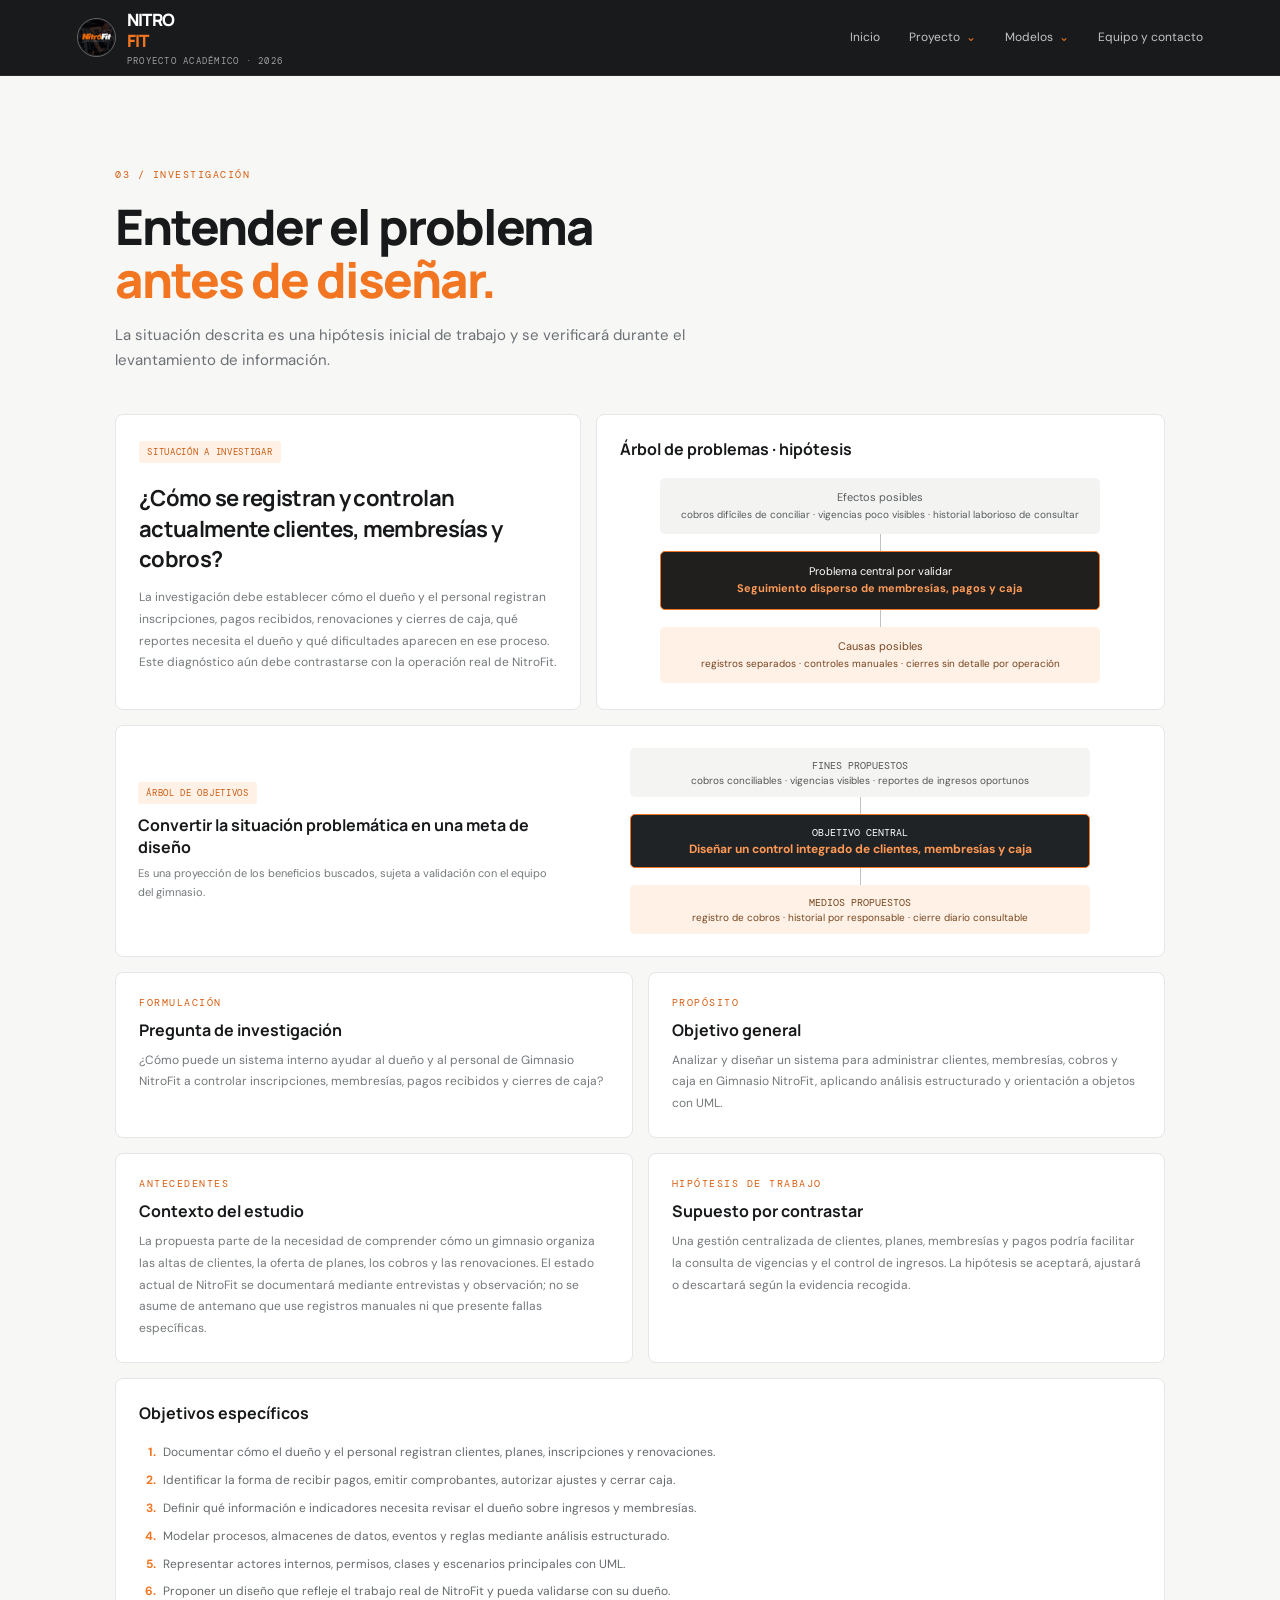
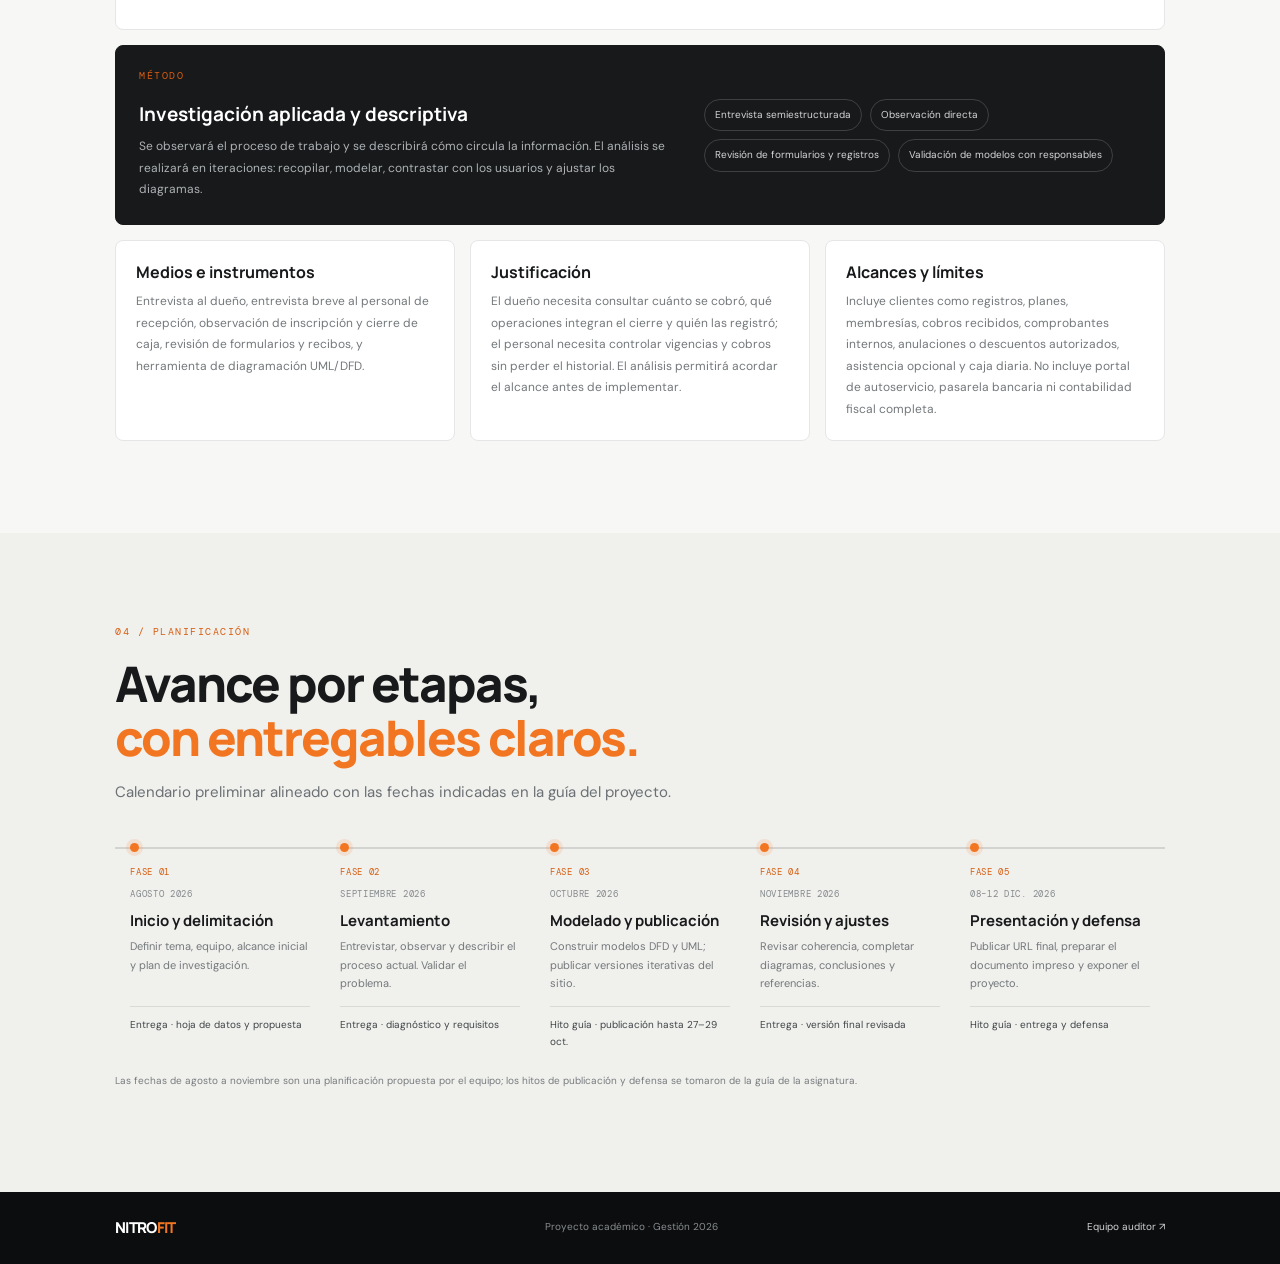
<file: investigacion.html>
<!doctype html>
<html lang="es"><head><meta charset="utf-8"><meta name="viewport" content="width=device-width, initial-scale=1"><meta name="theme-color" content="#111315"><meta name="description" content="Proyecto de análisis y diseño del sistema NitroFit."><title>NitroFit | Investigación y planificación</title><link rel="icon" href="logo-nitrofit.jpg" type="image/jpeg"><link rel="stylesheet" href="styles.css"></head>
<body><a class="skip-link" href="#contenido">Saltar al contenido</a><header class="topbar">
    <a class="brand" href="index.html" aria-label="NitroFit, inicio">
      <img src="logo-nitrofit.jpg" alt="Logo de Gimnasio NitroFit">
      <span><b>NITRO<span>FIT</span></b><small>PROYECTO ACADÉMICO · 2026</small></span>
    </a>
    <button class="menu-toggle" aria-expanded="false" aria-controls="nav-principal">Menú <span>☰</span></button>
    <nav id="nav-principal" aria-label="Índice del proyecto">
      <a href="index.html">Inicio</a>
      <details class="nav-dropdown"><summary>Proyecto</summary><div class="dropdown-panel">
        <a href="index.html#proyecto">Hoja de datos</a><a href="marco.html#antecedentes">Marco teórico</a>
        <a href="investigacion.html#investigacion">Problema y objetivos</a><a href="investigacion.html#planificacion">Planificación</a>
      </div></details>
      <details class="nav-dropdown"><summary>Modelos</summary><div class="dropdown-panel">
        <a href="estructurado.html#ambiente">Modelo ambiental</a><a href="estructurado.html#eventos">Lista de eventos</a>
        <a href="estructurado.html#dfd-contexto">DFD · Nivel 0</a><a href="estructurado.html#dfd-nivel1">DFD · Nivel 1</a>
        <a href="estructurado.html#dfd-nivel2">DFD · Nivel 2</a><a href="uml.html#principios">Principios OO</a>
        <a href="uml.html#casos-uso">Casos de uso</a><a href="uml.html#clases">Diagrama de clases</a><a href="uml.html#secuencia">Secuencia</a>
      </div></details>
      <a href="equipo.html#equipo">Equipo y contacto</a>
    </nav>
  </header><main id="contenido"><section class="section" id="investigacion">
      <div class="section-heading"><p class="eyebrow orange-text">03 / INVESTIGACIÓN</p><h2>Entender el problema<br><em>antes de diseñar.</em></h2><p>La situación descrita es una hipótesis inicial de trabajo y se verificará durante el levantamiento de información.</p></div>
      <div class="problem-layout">
        <article class="problem-card"><span class="tag">SITUACIÓN A INVESTIGAR</span><h3>¿Cómo se registran y controlan actualmente clientes, membresías y cobros?</h3><p>La investigación debe establecer cómo el dueño y el personal registran inscripciones, pagos recibidos, renovaciones y cierres de caja, qué reportes necesita el dueño y qué dificultades aparecen en ese proceso. Este diagnóstico aún debe contrastarse con la operación real de NitroFit.</p></article>
        <div class="tree-card"><h3>Árbol de problemas · hipótesis</h3><div class="problem-tree"><div class="tree-node effect">Efectos posibles<br><small>cobros difíciles de conciliar · vigencias poco visibles · historial laborioso de consultar</small></div><div class="tree-line"></div><div class="tree-node core">Problema central por validar<br><b>Seguimiento disperso de membresías, pagos y caja</b></div><div class="tree-line"></div><div class="tree-node cause">Causas posibles<br><small>registros separados · controles manuales · cierres sin detalle por operación</small></div></div></div>
      </div>
      <div class="objective-tree-card"><div><span class="tag">ÁRBOL DE OBJETIVOS</span><h3>Convertir la situación problemática en una meta de diseño</h3><p>Es una proyección de los beneficios buscados, sujeta a validación con el equipo del gimnasio.</p></div><div class="objective-tree"><div class="goal-node ends">FINES PROPUESTOS <small>cobros conciliables · vigencias visibles · reportes de ingresos oportunos</small></div><div class="tree-line"></div><div class="goal-node center">OBJETIVO CENTRAL <b>Diseñar un control integrado de clientes, membresías y caja</b></div><div class="tree-line"></div><div class="goal-node means">MEDIOS PROPUESTOS <small>registro de cobros · historial por responsable · cierre diario consultable</small></div></div></div>
      <div class="research-grid">
        <article class="research-item"><p class="eyebrow orange-text">FORMULACIÓN</p><h3>Pregunta de investigación</h3><p>¿Cómo puede un sistema interno ayudar al dueño y al personal de Gimnasio NitroFit a controlar inscripciones, membresías, pagos recibidos y cierres de caja?</p></article>
        <article class="research-item"><p class="eyebrow orange-text">PROPÓSITO</p><h3>Objetivo general</h3><p>Analizar y diseñar un sistema para administrar clientes, membresías, cobros y caja en Gimnasio NitroFit, aplicando análisis estructurado y orientación a objetos con UML.</p></article>
      </div>
      <div class="research-grid research-extra"><article class="research-item"><p class="eyebrow orange-text">ANTECEDENTES</p><h3>Contexto del estudio</h3><p>La propuesta parte de la necesidad de comprender cómo un gimnasio organiza las altas de clientes, la oferta de planes, los cobros y las renovaciones. El estado actual de NitroFit se documentará mediante entrevistas y observación; no se asume de antemano que use registros manuales ni que presente fallas específicas.</p></article><article class="research-item"><p class="eyebrow orange-text">HIPÓTESIS DE TRABAJO</p><h3>Supuesto por contrastar</h3><p>Una gestión centralizada de clientes, planes, membresías y pagos podría facilitar la consulta de vigencias y el control de ingresos. La hipótesis se aceptará, ajustará o descartará según la evidencia recogida.</p></article></div>
      <div class="objectives"><h3>Objetivos específicos</h3><ol><li>Documentar cómo el dueño y el personal registran clientes, planes, inscripciones y renovaciones.</li><li>Identificar la forma de recibir pagos, emitir comprobantes, autorizar ajustes y cerrar caja.</li><li>Definir qué información e indicadores necesita revisar el dueño sobre ingresos y membresías.</li><li>Modelar procesos, almacenes de datos, eventos y reglas mediante análisis estructurado.</li><li>Representar actores internos, permisos, clases y escenarios principales con UML.</li><li>Proponer un diseño que refleje el trabajo real de NitroFit y pueda validarse con su dueño.</li></ol></div>
      <div class="method-box"><div><p class="eyebrow orange-text">MÉTODO</p><h3>Investigación aplicada y descriptiva</h3><p>Se observará el proceso de trabajo y se describirá cómo circula la información. El análisis se realizará en iteraciones: recopilar, modelar, contrastar con los usuarios y ajustar los diagramas.</p></div><div class="method-pills"><span>Entrevista semiestructurada</span><span>Observación directa</span><span>Revisión de formularios y registros</span><span>Validación de modelos con responsables</span></div></div>
      <div class="scope-grid"><article><h3>Medios e instrumentos</h3><p>Entrevista al dueño, entrevista breve al personal de recepción, observación de inscripción y cierre de caja, revisión de formularios y recibos, y herramienta de diagramación UML/DFD.</p></article><article><h3>Justificación</h3><p>El dueño necesita consultar cuánto se cobró, qué operaciones integran el cierre y quién las registró; el personal necesita controlar vigencias y cobros sin perder el historial. El análisis permitirá acordar el alcance antes de implementar.</p></article><article><h3>Alcances y límites</h3><p>Incluye clientes como registros, planes, membresías, cobros recibidos, comprobantes internos, anulaciones o descuentos autorizados, asistencia opcional y caja diaria. No incluye portal de autoservicio, pasarela bancaria ni contabilidad fiscal completa.</p></article></div>
    </section>
<section class="section plan-section" id="planificacion">
      <div class="section-heading"><p class="eyebrow orange-text">04 / PLANIFICACIÓN</p><h2>Avance por etapas,<br><em>con entregables claros.</em></h2><p>Calendario preliminar alineado con las fechas indicadas en la guía del proyecto.</p></div>
      <div class="timeline">
        <article><span class="phase">FASE 01</span><span class="date">AGOSTO 2026</span><h3>Inicio y delimitación</h3><p>Definir tema, equipo, alcance inicial y plan de investigación.</p><div class="deliverable">Entrega · hoja de datos y propuesta</div></article>
        <article><span class="phase">FASE 02</span><span class="date">SEPTIEMBRE 2026</span><h3>Levantamiento</h3><p>Entrevistar, observar y describir el proceso actual. Validar el problema.</p><div class="deliverable">Entrega · diagnóstico y requisitos</div></article>
        <article><span class="phase">FASE 03</span><span class="date">OCTUBRE 2026</span><h3>Modelado y publicación</h3><p>Construir modelos DFD y UML; publicar versiones iterativas del sitio.</p><div class="deliverable">Hito guía · publicación hasta 27–29 oct.</div></article>
        <article><span class="phase">FASE 04</span><span class="date">NOVIEMBRE 2026</span><h3>Revisión y ajustes</h3><p>Revisar coherencia, completar diagramas, conclusiones y referencias.</p><div class="deliverable">Entrega · versión final revisada</div></article>
        <article><span class="phase">FASE 05</span><span class="date">08–12 DIC. 2026</span><h3>Presentación y defensa</h3><p>Publicar URL final, preparar el documento impreso y exponer el proyecto.</p><div class="deliverable">Hito guía · entrega y defensa</div></article>
      </div>
      <p class="fine-print">Las fechas de agosto a noviembre son una planificación propuesta por el equipo; los hitos de publicación y defensa se tomaron de la guía de la asignatura.</p>
    </section></main><footer><a class="footer-brand" href="index.html">NITRO<span>FIT</span></a><span>Proyecto académico · Gestión 2026</span><a href="equipo.html#equipo">Equipo auditor ↗</a></footer><script src="script.js"></script></body></html>
</file>
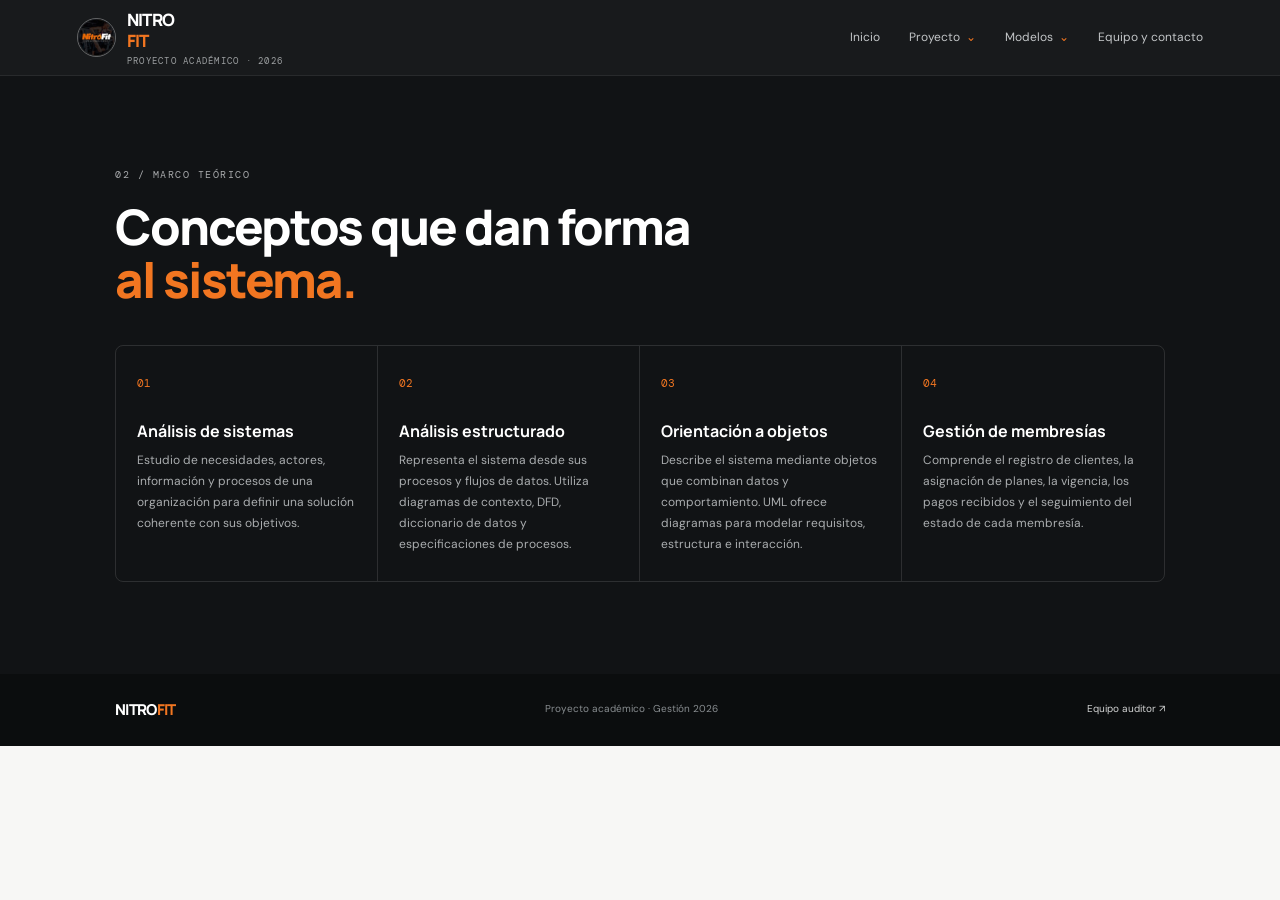
<file: marco.html>
<!doctype html>
<html lang="es"><head><meta charset="utf-8"><meta name="viewport" content="width=device-width, initial-scale=1"><meta name="theme-color" content="#111315"><meta name="description" content="Proyecto de análisis y diseño del sistema NitroFit."><title>NitroFit | Marco teórico</title><link rel="icon" href="logo-nitrofit.jpg" type="image/jpeg"><link rel="stylesheet" href="styles.css"></head>
<body><a class="skip-link" href="#contenido">Saltar al contenido</a><header class="topbar">
    <a class="brand" href="index.html" aria-label="NitroFit, inicio">
      <img src="logo-nitrofit.jpg" alt="Logo de Gimnasio NitroFit">
      <span><b>NITRO<span>FIT</span></b><small>PROYECTO ACADÉMICO · 2026</small></span>
    </a>
    <button class="menu-toggle" aria-expanded="false" aria-controls="nav-principal">Menú <span>☰</span></button>
    <nav id="nav-principal" aria-label="Índice del proyecto">
      <a href="index.html">Inicio</a>
      <details class="nav-dropdown"><summary>Proyecto</summary><div class="dropdown-panel">
        <a href="index.html#proyecto">Hoja de datos</a><a href="marco.html#antecedentes">Marco teórico</a>
        <a href="investigacion.html#investigacion">Problema y objetivos</a><a href="investigacion.html#planificacion">Planificación</a>
      </div></details>
      <details class="nav-dropdown"><summary>Modelos</summary><div class="dropdown-panel">
        <a href="estructurado.html#ambiente">Modelo ambiental</a><a href="estructurado.html#eventos">Lista de eventos</a>
        <a href="estructurado.html#dfd-contexto">DFD · Nivel 0</a><a href="estructurado.html#dfd-nivel1">DFD · Nivel 1</a>
        <a href="estructurado.html#dfd-nivel2">DFD · Nivel 2</a><a href="uml.html#principios">Principios OO</a>
        <a href="uml.html#casos-uso">Casos de uso</a><a href="uml.html#clases">Diagrama de clases</a><a href="uml.html#secuencia">Secuencia</a>
      </div></details>
      <a href="equipo.html#equipo">Equipo y contacto</a>
    </nav>
  </header><main id="contenido"><section class="section dark-section" id="antecedentes">
      <div class="section-heading"><p class="eyebrow">02 / MARCO TEÓRICO</p><h2>Conceptos que dan forma<br><em>al sistema.</em></h2></div>
      <div class="theory-grid">
        <article><span class="number">01</span><h3>Análisis de sistemas</h3><p>Estudio de necesidades, actores, información y procesos de una organización para definir una solución coherente con sus objetivos.</p></article>
        <article><span class="number">02</span><h3>Análisis estructurado</h3><p>Representa el sistema desde sus procesos y flujos de datos. Utiliza diagramas de contexto, DFD, diccionario de datos y especificaciones de procesos.</p></article>
        <article><span class="number">03</span><h3>Orientación a objetos</h3><p>Describe el sistema mediante objetos que combinan datos y comportamiento. UML ofrece diagramas para modelar requisitos, estructura e interacción.</p></article>
        <article><span class="number">04</span><h3>Gestión de membresías</h3><p>Comprende el registro de clientes, la asignación de planes, la vigencia, los pagos recibidos y el seguimiento del estado de cada membresía.</p></article>
      </div>
    </section></main><footer><a class="footer-brand" href="index.html">NITRO<span>FIT</span></a><span>Proyecto académico · Gestión 2026</span><a href="equipo.html#equipo">Equipo auditor ↗</a></footer><script src="script.js"></script></body></html>
</file>
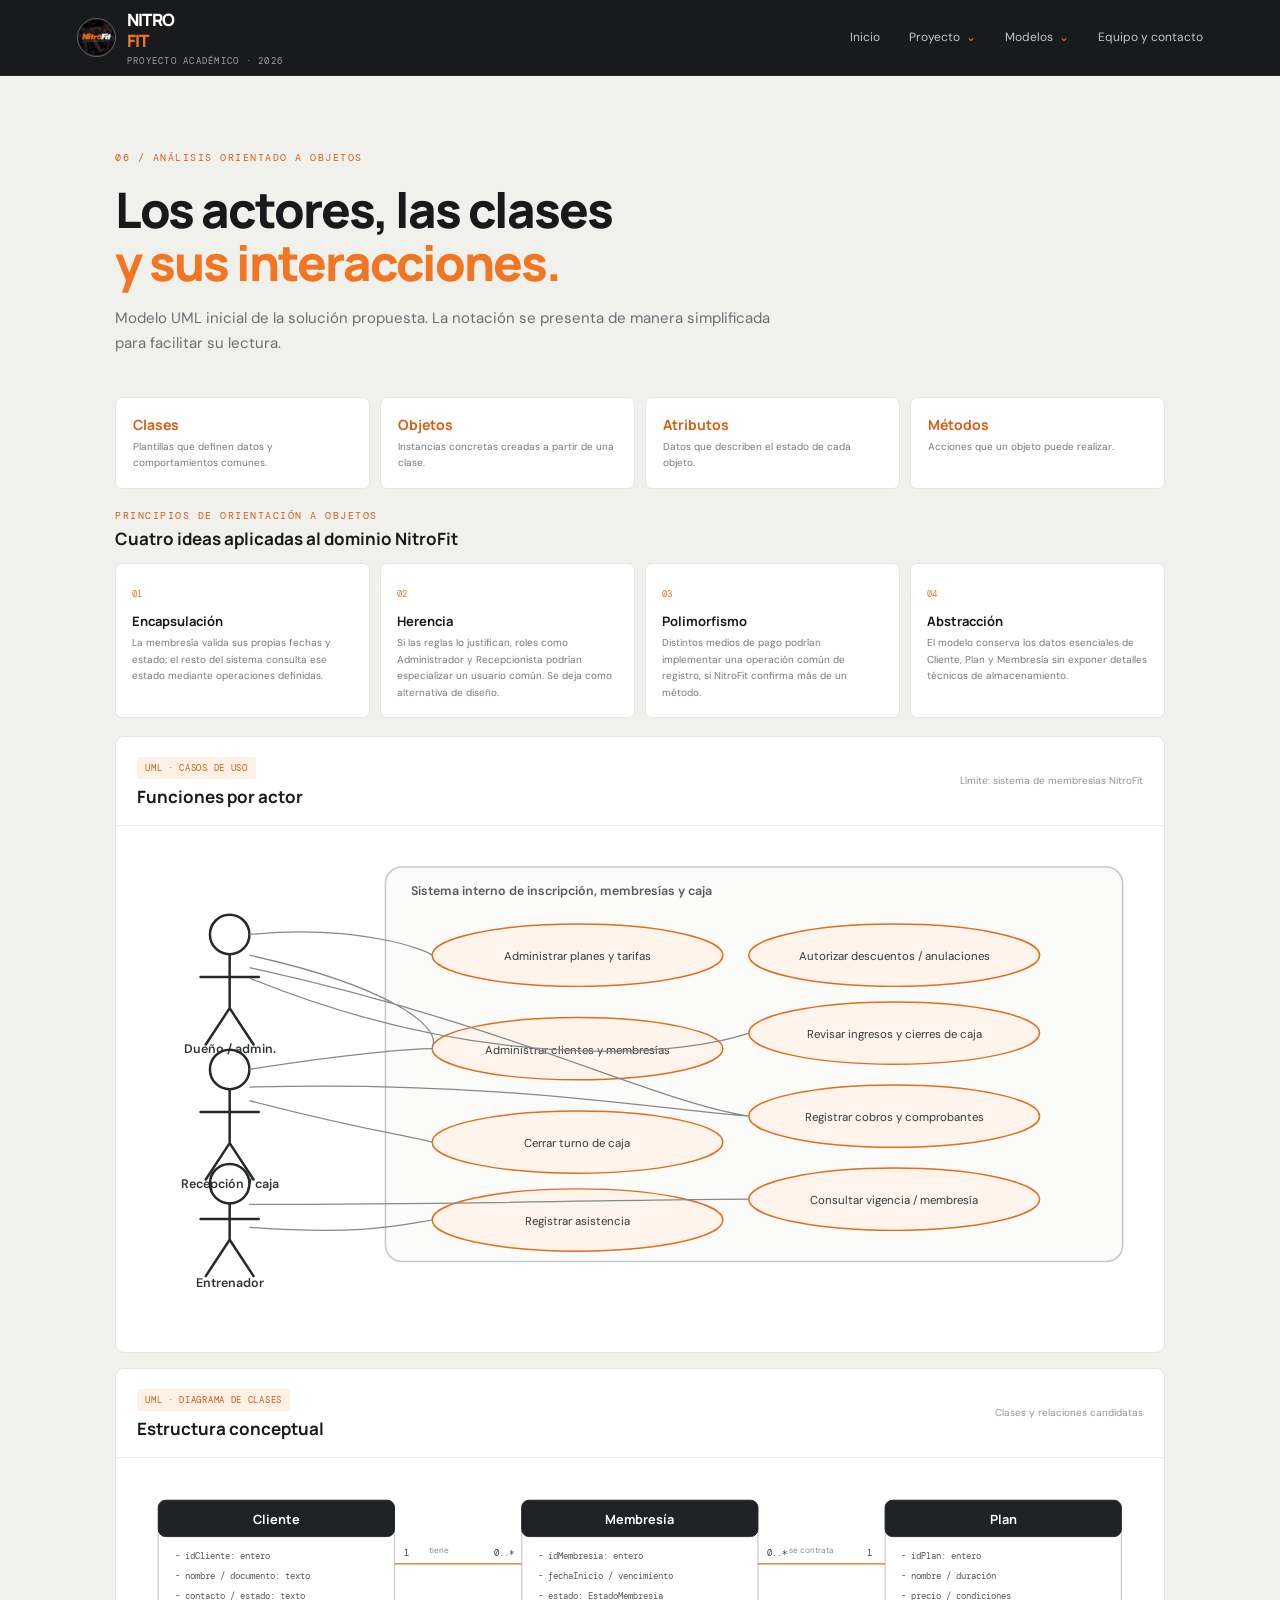
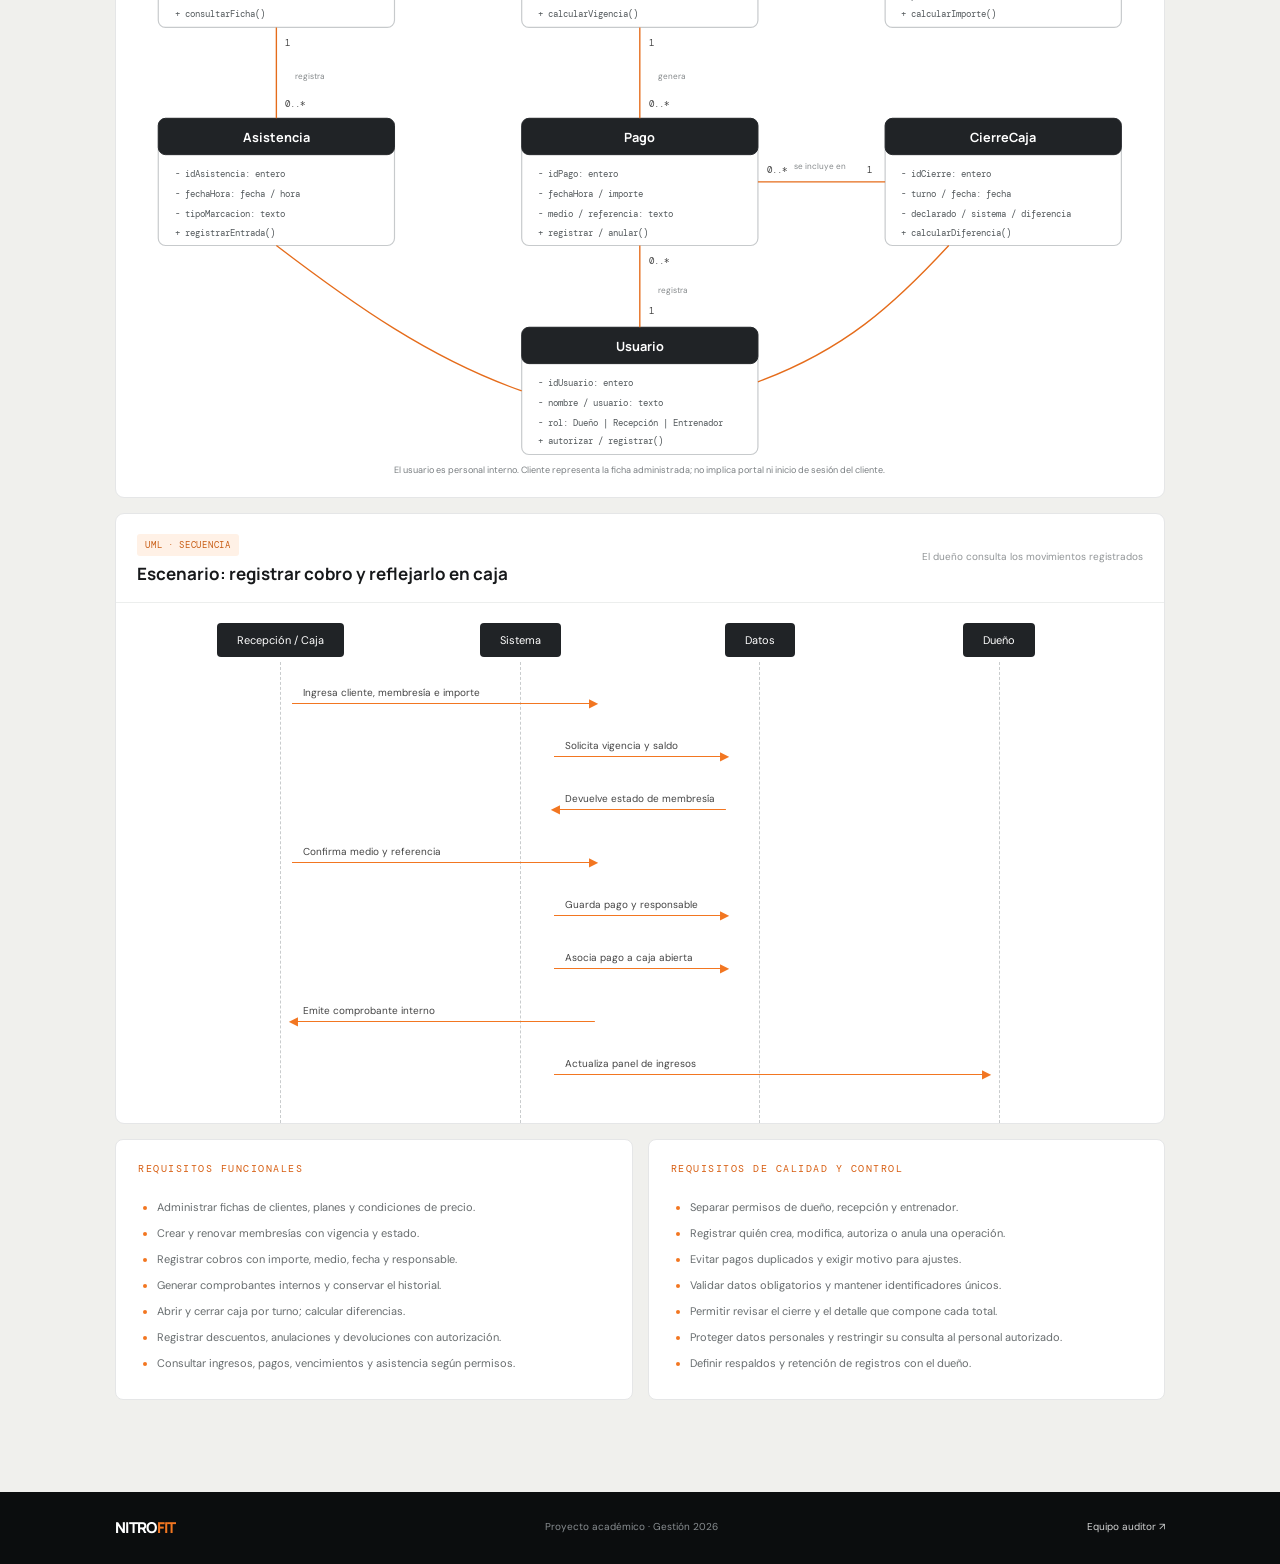
<file: uml.html>
<!doctype html>
<html lang="es"><head><meta charset="utf-8"><meta name="viewport" content="width=device-width, initial-scale=1"><meta name="theme-color" content="#111315"><meta name="description" content="Proyecto de análisis y diseño del sistema NitroFit."><title>NitroFit | Orientación a objetos</title><link rel="icon" href="logo-nitrofit.jpg" type="image/jpeg"><link rel="stylesheet" href="styles.css"></head>
<body><a class="skip-link" href="#contenido">Saltar al contenido</a><header class="topbar">
    <a class="brand" href="index.html" aria-label="NitroFit, inicio">
      <img src="logo-nitrofit.jpg" alt="Logo de Gimnasio NitroFit">
      <span><b>NITRO<span>FIT</span></b><small>PROYECTO ACADÉMICO · 2026</small></span>
    </a>
    <button class="menu-toggle" aria-expanded="false" aria-controls="nav-principal">Menú <span>☰</span></button>
    <nav id="nav-principal" aria-label="Índice del proyecto">
      <a href="index.html">Inicio</a>
      <details class="nav-dropdown"><summary>Proyecto</summary><div class="dropdown-panel">
        <a href="index.html#proyecto">Hoja de datos</a><a href="marco.html#antecedentes">Marco teórico</a>
        <a href="investigacion.html#investigacion">Problema y objetivos</a><a href="investigacion.html#planificacion">Planificación</a>
      </div></details>
      <details class="nav-dropdown"><summary>Modelos</summary><div class="dropdown-panel">
        <a href="estructurado.html#ambiente">Modelo ambiental</a><a href="estructurado.html#eventos">Lista de eventos</a>
        <a href="estructurado.html#dfd-contexto">DFD · Nivel 0</a><a href="estructurado.html#dfd-nivel1">DFD · Nivel 1</a>
        <a href="estructurado.html#dfd-nivel2">DFD · Nivel 2</a><a href="uml.html#principios">Principios OO</a>
        <a href="uml.html#casos-uso">Casos de uso</a><a href="uml.html#clases">Diagrama de clases</a><a href="uml.html#secuencia">Secuencia</a>
      </div></details>
      <a href="equipo.html#equipo">Equipo y contacto</a>
    </nav>
  </header><main id="contenido"><section class="section uml-section" id="uml">
      <div class="section-heading"><p class="eyebrow orange-text">06 / ANÁLISIS ORIENTADO A OBJETOS</p><h2>Los actores, las clases<br><em>y sus interacciones.</em></h2><p>Modelo UML inicial de la solución propuesta. La notación se presenta de manera simplificada para facilitar su lectura.</p></div>
      <div class="oop-intro"><div class="oop-definitions" id="principios"><article><h3>Clases</h3><p>Plantillas que definen datos y comportamientos comunes.</p></article><article><h3>Objetos</h3><p>Instancias concretas creadas a partir de una clase.</p></article><article><h3>Atributos</h3><p>Datos que describen el estado de cada objeto.</p></article><article><h3>Métodos</h3><p>Acciones que un objeto puede realizar.</p></article></div>
        <div class="principles-block"><p class="eyebrow orange-text">PRINCIPIOS DE ORIENTACIÓN A OBJETOS</p><h3>Cuatro ideas aplicadas al dominio NitroFit</h3><div class="principles-grid">
          <article><span>01</span><h4>Encapsulación</h4><p>La membresía valida sus propias fechas y estado; el resto del sistema consulta ese estado mediante operaciones definidas.</p></article>
          <article><span>02</span><h4>Herencia</h4><p>Si las reglas lo justifican, roles como Administrador y Recepcionista podrían especializar un usuario común. Se deja como alternativa de diseño.</p></article>
          <article><span>03</span><h4>Polimorfismo</h4><p>Distintos medios de pago podrían implementar una operación común de registro, si NitroFit confirma más de un método.</p></article>
          <article><span>04</span><h4>Abstracción</h4><p>El modelo conserva los datos esenciales de Cliente, Plan y Membresía sin exponer detalles técnicos de almacenamiento.</p></article>
        </div></div>
      </div>
      <div class="diagram-card"><div class="diagram-title"><div><span class="tag">UML · CASOS DE USO</span><h3>Funciones por actor</h3></div><span class="diagram-caption">Límite: sistema de membresías NitroFit</span></div>
        <div class="svg-scroll" id="casos-uso"><svg class="uml-use" viewBox="0 0 980 470" role="img" aria-labelledby="useTitle useDesc"><title id="useTitle">Casos de uso para administración de NitroFit</title><desc id="useDesc">Dueño, recepción y entrenador son usuarios del sistema. El dueño administra precios, autoriza ajustes y revisa caja; recepción registra clientes, membresías y cobros; entrenador verifica vigencia y asistencia.</desc>
          <rect class="boundary" x="245" y="25" width="710" height="380" rx="16"/><text class="boundary-title" x="270" y="52">Sistema interno de inscripción, membresías y caja</text>
          <g class="actor"><circle cx="95" cy="90" r="19"/><path d="M95 109v52m-28 -30h56m-28 30 -23 35m23 -35 23 35"/></g><text class="actor-label" x="95" y="204" text-anchor="middle">Dueño / admin.</text>
          <g class="actor"><circle cx="95" cy="220" r="19"/><path d="M95 239v52m-28 -30h56m-28 30 -23 35m23 -35 23 35"/></g><text class="actor-label" x="95" y="334" text-anchor="middle">Recepción / caja</text>
          <g class="actor"><circle cx="95" cy="330" r="19"/><path d="M95 349v35m-28 -20h56m-28 20 -23 35m23 -35 23 35"/></g><text class="actor-label" x="95" y="430" text-anchor="middle">Entrenador</text>
          <g class="usecase"><ellipse cx="430" cy="110" rx="140" ry="30"/><text x="430" y="115" text-anchor="middle">Administrar planes y tarifas</text></g>
          <g class="usecase"><ellipse cx="735" cy="110" rx="140" ry="30"/><text x="735" y="115" text-anchor="middle">Autorizar descuentos / anulaciones</text></g>
          <g class="usecase"><ellipse cx="735" cy="185" rx="140" ry="30"/><text x="735" y="190" text-anchor="middle">Revisar ingresos y cierres de caja</text></g>
          <g class="usecase"><ellipse cx="430" cy="200" rx="140" ry="30"/><text x="430" y="205" text-anchor="middle">Administrar clientes y membresías</text></g>
          <g class="usecase"><ellipse cx="735" cy="265" rx="140" ry="30"/><text x="735" y="270" text-anchor="middle">Registrar cobros y comprobantes</text></g>
          <g class="usecase"><ellipse cx="430" cy="290" rx="140" ry="30"/><text x="430" y="295" text-anchor="middle">Cerrar turno de caja</text></g>
          <g class="usecase"><ellipse cx="735" cy="345" rx="140" ry="30"/><text x="735" y="350" text-anchor="middle">Consultar vigencia / membresía</text></g>
          <g class="usecase"><ellipse cx="430" cy="365" rx="140" ry="30"/><text x="430" y="370" text-anchor="middle">Registrar asistencia</text></g>
          <path class="association" d="M114 90 C220 80 285 105 290 110 M114 110 C250 140 300 180 290 198 M114 132 C330 220 520 210 595 185 M114 220 C210 205 270 200 290 200 M114 237 C350 230 520 260 595 265 M114 250 C230 280 275 285 290 290 M114 350 C320 350 510 345 595 345 M114 372 C220 380 260 370 290 365 M114 122 C360 175 500 250 595 265"/>
        </svg></div>
      </div>
      <div class="diagram-card"><div class="diagram-title"><div><span class="tag">UML · DIAGRAMA DE CLASES</span><h3>Estructura conceptual</h3></div><span class="diagram-caption">Clases y relaciones candidatas</span></div>
        <div class="svg-scroll" id="clases"><svg class="classes classes-complete" viewBox="0 0 1120 670" role="img" aria-labelledby="classTitle classDesc"><title id="classTitle">Diagrama UML de clientes, membresías, cobros, caja y asistencia</title><desc id="classDesc">El modelo incluye Cliente, Plan, Membresía, Pago, Cierre de Caja, Asistencia y Usuario con rol de dueño, recepcionista o entrenador. Muestra relaciones y multiplicidades.</desc>
          <g class="classbox"><rect x="30" y="30" width="260" height="140" rx="8"/><rect class="classhead" x="30" y="30" width="260" height="40" rx="8"/><text x="160" y="56" text-anchor="middle">Cliente</text><text class="attribute" x="48" y="95">- idCliente: entero</text><text class="attribute" x="48" y="117">- nombre / documento: texto</text><text class="attribute" x="48" y="139">- contacto / estado: texto</text><text class="attribute" x="48" y="159">+ consultarFicha()</text></g>
          <g class="classbox"><rect x="430" y="30" width="260" height="140" rx="8"/><rect class="classhead" x="430" y="30" width="260" height="40" rx="8"/><text x="560" y="56" text-anchor="middle">Membresía</text><text class="attribute" x="448" y="95">- idMembresia: entero</text><text class="attribute" x="448" y="117">- fechaInicio / vencimiento</text><text class="attribute" x="448" y="139">- estado: EstadoMembresia</text><text class="attribute" x="448" y="159">+ calcularVigencia()</text></g>
          <g class="classbox"><rect x="830" y="30" width="260" height="140" rx="8"/><rect class="classhead" x="830" y="30" width="260" height="40" rx="8"/><text x="960" y="56" text-anchor="middle">Plan</text><text class="attribute" x="848" y="95">- idPlan: entero</text><text class="attribute" x="848" y="117">- nombre / duración</text><text class="attribute" x="848" y="139">- precio / condiciones</text><text class="attribute" x="848" y="159">+ calcularImporte()</text></g>
          <g class="classbox"><rect x="30" y="270" width="260" height="140" rx="8"/><rect class="classhead" x="30" y="270" width="260" height="40" rx="8"/><text x="160" y="296" text-anchor="middle">Asistencia</text><text class="attribute" x="48" y="335">- idAsistencia: entero</text><text class="attribute" x="48" y="357">- fechaHora: fecha / hora</text><text class="attribute" x="48" y="379">- tipoMarcacion: texto</text><text class="attribute" x="48" y="399">+ registrarEntrada()</text></g>
          <g class="classbox"><rect x="430" y="270" width="260" height="140" rx="8"/><rect class="classhead" x="430" y="270" width="260" height="40" rx="8"/><text x="560" y="296" text-anchor="middle">Pago</text><text class="attribute" x="448" y="335">- idPago: entero</text><text class="attribute" x="448" y="357">- fechaHora / importe</text><text class="attribute" x="448" y="379">- medio / referencia: texto</text><text class="attribute" x="448" y="399">+ registrar / anular()</text></g>
          <g class="classbox"><rect x="830" y="270" width="260" height="140" rx="8"/><rect class="classhead" x="830" y="270" width="260" height="40" rx="8"/><text x="960" y="296" text-anchor="middle">CierreCaja</text><text class="attribute" x="848" y="335">- idCierre: entero</text><text class="attribute" x="848" y="357">- turno / fecha: fecha</text><text class="attribute" x="848" y="379">- declarado / sistema / diferencia</text><text class="attribute" x="848" y="399">+ calcularDiferencia()</text></g>
          <g class="classbox"><rect x="430" y="500" width="260" height="140" rx="8"/><rect class="classhead" x="430" y="500" width="260" height="40" rx="8"/><text x="560" y="526" text-anchor="middle">Usuario</text><text class="attribute" x="448" y="565">- idUsuario: entero</text><text class="attribute" x="448" y="587">- nombre / usuario: texto</text><text class="attribute" x="448" y="609">- rol: Dueño | Recepción | Entrenador</text><text class="attribute" x="448" y="629">+ autorizar / registrar()</text></g>
          <path class="relation" d="M290 100 H430 M830 100 H690 M160 170 V270 M560 170 V270 M690 340 H830 M560 500 V410 M690 560 C785 525 840 475 900 410 M430 570 C330 535 245 475 160 410"/>
          <text class="multiplicity" x="300" y="91">1</text><text class="multiplicity" x="400" y="91">0..*</text><text class="relation-label" x="328" y="88">tiene</text>
          <text class="multiplicity" x="700" y="91">0..*</text><text class="multiplicity" x="810" y="91">1</text><text class="relation-label" x="724" y="88">se contrata</text>
          <text class="multiplicity" x="170" y="190">1</text><text class="multiplicity" x="170" y="258">0..*</text><text class="relation-label" x="180" y="227">registra</text>
          <text class="multiplicity" x="570" y="190">1</text><text class="multiplicity" x="570" y="258">0..*</text><text class="relation-label" x="580" y="227">genera</text>
          <text class="multiplicity" x="700" y="330">0..*</text><text class="multiplicity" x="810" y="330">1</text><text class="relation-label" x="730" y="326">se incluye en</text>
          <text class="multiplicity" x="570" y="430">0..*</text><text class="multiplicity" x="570" y="485">1</text><text class="relation-label" x="580" y="462">registra</text>
          <text class="class-note" x="560" y="660" text-anchor="middle">El usuario es personal interno. Cliente representa la ficha administrada; no implica portal ni inicio de sesión del cliente.</text>
        </svg></div>
      </div>
      <div class="diagram-card sequence-card" id="secuencia"><div class="diagram-title"><div><span class="tag">UML · SECUENCIA</span><h3>Escenario: registrar cobro y reflejarlo en caja</h3></div><span class="diagram-caption">El dueño consulta los movimientos registrados</span></div>
        <div class="sequence"><div class="lifeline-head">Recepción / Caja</div><div class="lifeline-head">Sistema</div><div class="lifeline-head">Datos</div><div class="lifeline-head">Dueño</div>
          <div class="lifelines"><span></span><span></span><span></span><span></span></div>
          <div class="message m1"><span>Ingresa cliente, membresía e importe</span></div><div class="message m2"><span>Solicita vigencia y saldo</span></div><div class="message m3"><span>Devuelve estado de membresía</span></div><div class="message m4"><span>Confirma medio y referencia</span></div><div class="message m5"><span>Guarda pago y responsable</span></div><div class="message m6"><span>Asocia pago a caja abierta</span></div><div class="message m7"><span>Emite comprobante interno</span></div><div class="message m8"><span>Actualiza panel de ingresos</span></div>
        </div>
      </div>
      <div class="requirements"><article><p class="eyebrow orange-text">REQUISITOS FUNCIONALES</p><ul><li>Administrar fichas de clientes, planes y condiciones de precio.</li><li>Crear y renovar membresías con vigencia y estado.</li><li>Registrar cobros con importe, medio, fecha y responsable.</li><li>Generar comprobantes internos y conservar el historial.</li><li>Abrir y cerrar caja por turno; calcular diferencias.</li><li>Registrar descuentos, anulaciones y devoluciones con autorización.</li><li>Consultar ingresos, pagos, vencimientos y asistencia según permisos.</li></ul></article><article><p class="eyebrow orange-text">REQUISITOS DE CALIDAD Y CONTROL</p><ul><li>Separar permisos de dueño, recepción y entrenador.</li><li>Registrar quién crea, modifica, autoriza o anula una operación.</li><li>Evitar pagos duplicados y exigir motivo para ajustes.</li><li>Validar datos obligatorios y mantener identificadores únicos.</li><li>Permitir revisar el cierre y el detalle que compone cada total.</li><li>Proteger datos personales y restringir su consulta al personal autorizado.</li><li>Definir respaldos y retención de registros con el dueño.</li></ul></article></div>
    </section></main><footer><a class="footer-brand" href="index.html">NITRO<span>FIT</span></a><span>Proyecto académico · Gestión 2026</span><a href="equipo.html#equipo">Equipo auditor ↗</a></footer><script src="script.js"></script></body></html>
</file>
<file: styles.css>
@import url('https://fonts.googleapis.com/css2?family=DM+Mono:wght@400;500&family=DM+Sans:wght@400;500;600;700&family=Manrope:wght@400;500;600;700;800&display=swap');
:root{--ink:#17191b;--muted:#6b7075;--line:#e5e6e7;--paper:#f7f7f5;--white:#fff;--orange:#f27621;--orange-dark:#d75d10;--dark:#111315;--dark2:#1b1e20;--soft-orange:#fff1e6;--mono:'DM Mono',monospace;--sans:'DM Sans',sans-serif;--display:'Manrope',sans-serif;scroll-behavior:smooth;scroll-padding-top:88px}
*{box-sizing:border-box}body{margin:0;color:var(--ink);background:var(--paper);font-family:var(--sans);font-size:15px;line-height:1.65}a{color:inherit;text-decoration:none}button{font:inherit}.skip-link{position:fixed;top:-80px;left:16px;z-index:99;background:var(--orange);color:white;padding:10px 16px}.skip-link:focus{top:10px}.topbar{height:76px;background:rgba(17,19,21,.97);color:#fff;display:flex;align-items:center;justify-content:space-between;padding:0 clamp(22px,6vw,92px);position:sticky;top:0;z-index:20;border-bottom:1px solid #ffffff12;backdrop-filter:blur(14px)}.brand{display:flex;align-items:center;gap:11px}.brand img{width:39px;height:39px;border-radius:50%;object-fit:cover;object-position:50% 50%;border:1px solid #ffffff55}.brand span{display:grid;line-height:1.15}.brand b,.footer-brand{font:800 17px var(--display);letter-spacing:-.7px}.brand b span,.footer-brand span{color:var(--orange)}.brand small{margin-top:4px;font:9px var(--mono);letter-spacing:1.25px;color:#9da0a2}.topbar nav{display:flex;gap:29px;align-items:center}.topbar nav a{font-size:12px;color:#c3c6c8;transition:color .2s}.topbar nav a:hover{color:var(--orange)}.menu-toggle{display:none;color:#fff;background:transparent;border:1px solid #ffffff40;padding:9px 12px;border-radius:6px}.hero{min-height:560px;background:radial-gradient(ellipse at 75% 30%,#272a2d 0,#191b1d 41%,#111315 78%);color:#fff;padding:82px clamp(22px,9vw,140px) 20px;position:relative;overflow:hidden}.hero:before{content:'';position:absolute;inset:0;background:linear-gradient(120deg,transparent 53%,#f276210b 53.1%,transparent 72%);pointer-events:none}.hero-grid{max-width:1180px;margin:auto;display:grid;grid-template-columns:1.1fr .72fr;gap:9%;align-items:center;position:relative}.eyebrow{font:10px var(--mono);letter-spacing:1.5px;color:#a8aaac;margin:0 0 19px}.pulse{display:inline-block;width:7px;height:7px;border-radius:50%;background:var(--orange);margin-right:9px;box-shadow:0 0 0 4px #f2762123}.hero h1,.section-heading h2,.closing-section h2{font:800 clamp(38px,5.3vw,68px)/1.09 var(--display);letter-spacing:-3.2px;margin:0}.hero h1 em,.section-heading h2 em,.closing-section h2 em{font-style:normal;color:var(--orange)}.lead{max-width:530px;color:#b9bbbd;font-size:16px;line-height:1.8;margin:24px 0 28px}.hero-actions{display:flex;gap:24px;align-items:center}.button{display:inline-flex;align-items:center;gap:18px;padding:13px 18px;font-size:12px;font-weight:700;border-radius:5px;transition:transform .2s,background .2s}.button:hover{transform:translateY(-2px)}.button-orange{background:var(--orange);color:white}.button-orange:hover{background:var(--orange-dark)}.text-link{font-size:12px;color:#d2d3d4}.text-link span{color:var(--orange);margin-left:7px}.hero-card{padding:24px 26px 22px;border:1px solid #ffffff28;border-radius:10px;background:linear-gradient(140deg,#26292ccc,#191b1dd9);box-shadow:0 28px 60px #0005;position:relative}.card-top{display:flex;align-items:center;justify-content:space-between;font:9px var(--mono);letter-spacing:1px;color:#9da0a2}.status{color:#b3d4bf;font-size:8px}.status i{display:inline-block;width:6px;height:6px;border-radius:50%;background:#69c28a;margin-right:4px}.hero-logo{height:120px;display:flex;justify-content:center;align-items:center;margin:15px 0 12px}.hero-logo img{width:118px;height:118px;border-radius:50%;object-fit:cover;object-position:50% 50%;border:1px solid #ffffff44;box-shadow:0 5px 30px #0008}.hero-card h2{font:700 19px/1.4 var(--display);margin:0 0 19px;text-align:center}.hero-meta{border-top:1px solid #ffffff20;padding-top:14px;display:flex;justify-content:space-between}.hero-meta span{font:8px var(--mono);letter-spacing:1px;color:#8d9193}.hero-meta strong{display:block;color:#e2e3e3;font:500 11px var(--sans);letter-spacing:0;margin-top:4px}.hero-footer{max-width:1180px;margin:65px auto 0;padding-top:14px;border-top:1px solid #ffffff25;display:flex;justify-content:space-between;font:8px var(--mono);letter-spacing:1.2px;color:#777c7f}.hero-footer b{color:var(--orange)}.section{padding:92px clamp(22px,9vw,140px);max-width:1440px;margin:auto}.section-heading{max-width:720px;margin-bottom:42px}.orange-text{color:var(--orange-dark)}.section-heading h2{font-size:clamp(34px,4vw,49px);letter-spacing:-2px}.section-heading>p:last-child{max-width:660px;color:var(--muted);margin:16px 0 0}.facts-grid{display:grid;grid-template-columns:repeat(4,1fr);gap:13px}.fact-card{padding:22px 20px;background:#fff;border:1px solid var(--line);border-radius:8px;min-height:152px}.fact-icon{color:var(--orange);font-size:20px}.fact-card p{font:9px var(--mono);letter-spacing:1px;color:#8a8e91;margin:9px 0 2px}.fact-card h3{font:700 16px var(--display);margin:0;letter-spacing:-.3px}.fact-card small{color:#858a8d;font-size:11px}.callout{display:flex;gap:13px;background:var(--soft-orange);border:1px solid #f5dfce;border-radius:6px;margin-top:17px;padding:14px 17px;color:#71492e;font-size:12px}.callout>span{width:20px;height:20px;flex:0 0 20px;border-radius:50%;background:var(--orange);color:#fff;text-align:center;font:700 12px/20px var(--sans)}.callout p{margin:0}.dark-section{max-width:none;background:var(--dark);color:#fff}.dark-section .section-heading{max-width:1180px;margin:0 auto 38px}.theory-grid{max-width:1180px;margin:auto;display:grid;grid-template-columns:repeat(4,1fr);border:1px solid #ffffff1e;border-radius:8px;overflow:hidden}.theory-grid article{padding:24px 21px 26px;min-height:218px;border-right:1px solid #ffffff1e}.theory-grid article:last-child{border:0}.number{font:11px var(--mono);color:var(--orange)}.theory-grid h3{font:700 16px var(--display);margin:25px 0 8px}.theory-grid p{font-size:12px;line-height:1.75;color:#aaadaf;margin:0}.problem-layout{display:grid;grid-template-columns:.9fr 1.1fr;gap:15px}.problem-card,.tree-card,.research-item,.objectives,.method-box,.scope-grid article{background:#fff;border:1px solid var(--line);border-radius:8px;padding:23px}.tag{display:inline-flex;background:var(--soft-orange);color:#c85c13;border-radius:3px;padding:5px 8px;font:9px var(--mono);letter-spacing:.7px}.problem-card h3{font:700 22px/1.38 var(--display);letter-spacing:-.7px;max-width:470px;margin:20px 0 13px}.problem-card p,.research-item p:last-child,.scope-grid p{font-size:12px;color:#73787b;line-height:1.8;margin:0}.tree-card h3,.objectives h3,.research-item h3,.scope-grid h3{font:700 16px var(--display);margin:0 0 15px}.problem-tree{display:flex;flex-direction:column;align-items:center;padding:3px 0}.tree-node{padding:11px 15px;text-align:center;border-radius:5px;font-size:11px;line-height:1.55;width:min(100%,440px)}.tree-node small{font-size:10px}.tree-node.effect{background:#f3f3f2;color:#565b5d}.tree-node.core{background:#201f1d;color:white;border:1px solid var(--orange)}.tree-node.core b{color:#ff9b59}.tree-node.cause{background:#fff1e6;color:#734421}.tree-line{width:1px;height:17px;background:#bfc2c2}.research-grid{display:grid;grid-template-columns:1fr 1fr;gap:15px;margin-top:15px}.research-item h3{margin:9px 0}.research-item .eyebrow{margin-bottom:10px}.objectives{margin-top:15px}.objectives ol,.process-steps{padding-left:20px;margin:0;color:#656a6d;font-size:12px}.objectives li,.process-steps li{padding:4px 0 4px 4px}.objectives li::marker,.process-steps li::marker{color:var(--orange);font-weight:700}.method-box{display:grid;grid-template-columns:1.1fr .9fr;gap:30px;margin-top:15px;background:#17191b;color:white;border-color:#17191b}.method-box h3{font:700 19px var(--display);margin:0 0 9px}.method-box p:not(.eyebrow){margin:0;color:#aeb2b4;font-size:12px;line-height:1.8}.method-pills{align-content:center;display:flex;flex-wrap:wrap;gap:8px}.method-pills span{border:1px solid #ffffff2b;color:#d5d6d7;padding:7px 10px;border-radius:20px;font-size:10px}.scope-grid{display:grid;grid-template-columns:repeat(3,1fr);gap:15px;margin-top:15px}.scope-grid article{padding:20px}.scope-grid h3{margin-bottom:8px}.plan-section{background:#f0f0ed;max-width:none}.plan-section>*{max-width:1180px;margin-left:auto;margin-right:auto}.timeline{display:grid;grid-template-columns:repeat(5,1fr);gap:0}.timeline article{border-top:2px solid #d3d4d2;padding:17px 15px 0;position:relative}.timeline article:before{content:'';position:absolute;width:9px;height:9px;background:var(--orange);border-radius:50%;top:-6px;left:15px;box-shadow:0 0 0 4px #f2762123}.phase,.date{display:block;font:9px var(--mono);letter-spacing:.7px}.phase{color:var(--orange-dark)}.date{color:#858a8d;margin:10px 0}.timeline h3{font:700 15px var(--display);margin:0 0 6px}.timeline p{font-size:11px;line-height:1.7;color:#73787b;min-height:57px;margin:0}.deliverable{border-top:1px solid #d9dad8;padding-top:10px;margin-top:12px;font-size:10px;color:#3f4447}.fine-print{font-size:10px;color:#777c7e;margin-top:23px}.structured-section{padding-bottom:60px}.diagram-card{background:#fff;border:1px solid var(--line);border-radius:9px;margin:15px 0;overflow:hidden}.diagram-title{display:flex;justify-content:space-between;align-items:center;padding:17px 21px;border-bottom:1px solid #eceeed}.diagram-title h3{font:700 17px var(--display);margin:6px 0 0}.diagram-caption{font-size:10px;color:#919597}.svg-scroll{overflow-x:auto;padding:15px}.dfd{display:block;width:100%;min-width:740px;height:auto;max-height:380px}.dfd-wide{min-width:950px;max-height:440px}.entity{fill:#fff4eb;stroke:#e56c1b;stroke-width:1.6}.process{fill:#1b1e20;stroke:#34383a;stroke-width:1.5}.dfd text{font:600 13px var(--sans);fill:#222}.dfd .process+text{fill:#fff;font-size:14px}.dfd .subtext{fill:#d0d3d4;font:10px var(--sans)}.flow{fill:none;stroke:#f27621;stroke-width:1.6}.flow-label{font:10px var(--sans)!important;fill:#676c6f!important}.store{fill:#fff;stroke:#909698;stroke-width:1.4}.store+text{font:10px var(--sans);fill:#555}.diagram-note{font:10px var(--mono)!important;fill:#7b8082!important}.details-grid{display:grid;grid-template-columns:1fr 1fr;gap:15px}.details-grid article{background:#fff;border:1px solid var(--line);border-radius:8px;padding:22px}.details-grid h3{font:700 16px var(--display);margin:12px 0}.data-list{list-style:none;margin:0;padding:0}.data-list li{display:grid;grid-template-columns:100px 1fr;gap:10px;border-top:1px solid #eceeed;padding:9px 0;font-size:10px}.data-list b{color:#2a2d2f}.data-list span{color:#72777a}.process-steps{font-size:11px}.uml-section{padding-top:75px;background:#f0f0ed;max-width:none}.uml-section>*{max-width:1180px;margin-left:auto;margin-right:auto}.uml-use{width:100%;min-width:730px;max-height:400px}.boundary{fill:#fbfbfa;stroke:#c5c9ca;stroke-width:1.5}.boundary-title{font:600 12px var(--sans);fill:#565b5d}.actor circle,.actor path{fill:none;stroke:#25292a;stroke-width:2.4;stroke-linecap:round}.actor-label{font:600 12px var(--sans);fill:#313537}.usecase ellipse{fill:#fff4eb;stroke:#e56c1b;stroke-width:1.4}.usecase text{font:11px var(--sans);fill:#34383a}.association{fill:none;stroke:#84898b;stroke-width:1.2}.classes{display:block;width:100%;min-width:900px;max-height:450px}.classbox>rect:first-child{fill:#fff;stroke:#c7cacc;stroke-width:1.3}.classbox .classhead{fill:#202326;stroke:#202326}.classbox>text{fill:#fff;font:700 14px var(--display)}.classbox .attribute{fill:#53595c;font:10px var(--mono)}.relation{fill:none;stroke:#e56c1b;stroke-width:1.5}.multiplicity{font:10px var(--mono);fill:#444}.relation-label{font:9px var(--sans);fill:#85898b}.sequence{height:450px;display:grid;grid-template-columns:repeat(4,1fr);grid-template-rows:44px 1fr;position:relative;padding:15px 45px}.lifeline-head{z-index:2;justify-self:center;align-self:center;background:#202326;color:#fff;border-radius:4px;padding:8px 20px;font-size:11px}.lifelines{position:absolute;inset:59px 45px 0;display:grid;grid-template-columns:repeat(4,1fr)}.lifelines span{justify-self:center;border-left:1px dashed #c9cccd;height:100%}.message{position:absolute;z-index:2;height:24px;border-top:1.4px solid var(--orange);left:calc(12.5% + 45px);right:calc(12.5% + 45px)}.message:after{content:'▶';position:absolute;right:-3px;top:-10px;color:var(--orange);font-size:12px}.message span{position:absolute;top:-19px;left:6px;background:#fff;padding:0 5px;font-size:10px;color:#444}.m1{top:100px}.m2{top:153px;left:calc(37.5% + 45px);right:calc(12.5% + 45px)}.m3{top:206px;left:calc(62.5% + 45px);right:calc(12.5% + 45px)}.m4{top:259px;left:calc(62.5% + 45px);right:calc(37.5% + 45px);transform:scaleX(-1)}.m4 span{transform:scaleX(-1);left:auto;right:6px}.m5{top:312px}.m6{top:365px;left:calc(37.5% + 45px);right:calc(12.5% + 45px)}.m7{top:418px;left:calc(62.5% + 45px);right:calc(37.5% + 45px);transform:scaleX(-1)}.m7 span{transform:scaleX(-1);left:auto;right:6px}.requirements{display:grid;grid-template-columns:1fr 1fr;gap:15px}.requirements article{background:#fff;border:1px solid var(--line);border-radius:8px;padding:22px}.requirements ul{margin:0;padding-left:19px;font-size:11px;color:#676c6e}.requirements li{padding:4px 0}.requirements li::marker{color:var(--orange)}.team-section{padding-top:86px;padding-bottom:90px}.team-grid{display:grid;grid-template-columns:repeat(5,1fr);gap:12px}.team-grid article{background:#fff;border:1px solid var(--line);border-radius:7px;min-height:115px;padding:17px}.team-grid span{font:10px var(--mono);color:var(--orange)}.team-grid h3{font:700 14px/1.45 var(--display);margin:17px 0 0}.closing-section{max-width:none;background:var(--dark);color:white;text-align:center;padding-top:83px;padding-bottom:84px}.closing-mark{display:grid;place-items:center;margin:0 auto 21px;width:43px;height:43px;border-radius:50%;border:1px solid #f2762166;color:var(--orange);font:800 13px var(--display)}.closing-section .eyebrow{margin-bottom:14px}.closing-section h2{font-size:clamp(34px,4.5vw,53px);letter-spacing:-2px}.closing-section>p:not(.eyebrow){color:#aeb2b4;max-width:570px;margin:18px auto 24px;font-size:13px}.closing-section .button{margin:auto}footer{height:72px;background:#0b0d0e;color:#898e91;display:flex;align-items:center;justify-content:space-between;padding:0 clamp(22px,9vw,140px);font-size:10px}footer .footer-brand{font-size:15px;color:white}footer>a:last-child{color:#d4d5d5}footer>a:last-child:hover{color:var(--orange)}
@media(max-width:900px){.topbar nav{gap:15px}.topbar nav a{font-size:10px}.hero{padding-left:6vw;padding-right:6vw}.hero-grid{gap:5%}.section{padding-left:6vw;padding-right:6vw}.facts-grid{grid-template-columns:repeat(2,1fr)}.theory-grid{grid-template-columns:repeat(2,1fr)}.theory-grid article:nth-child(2){border-right:0}.theory-grid article:nth-child(-n+2){border-bottom:1px solid #ffffff1e}.timeline{grid-template-columns:repeat(3,1fr);row-gap:25px}.team-grid{grid-template-columns:repeat(3,1fr)}}
@media(max-width:650px){:root{scroll-padding-top:70px}.topbar{height:66px;padding:0 18px}.menu-toggle{display:block;font-size:12px}.menu-toggle span{margin-left:8px}.topbar nav{display:none;position:absolute;top:65px;left:0;right:0;background:#151719;padding:12px 20px 20px;align-items:stretch;flex-direction:column;gap:0;border-bottom:1px solid #ffffff22}.topbar nav.open{display:flex}.topbar nav a{padding:11px 4px;border-bottom:1px solid #ffffff12;font-size:12px}.hero{padding:54px 21px 20px;min-height:0}.hero-grid{grid-template-columns:1fr;gap:34px}.hero h1{font-size:42px;letter-spacing:-2px}.lead{font-size:14px}.hero-card{max-width:420px;width:100%;margin:auto}.hero-footer{margin-top:42px;font-size:7px}.section{padding:68px 21px}.section-heading{margin-bottom:30px}.section-heading h2{font-size:36px;letter-spacing:-1.5px}.facts-grid{gap:9px}.fact-card{padding:16px;min-height:143px}.fact-card h3{font-size:14px}.dark-section{padding-top:65px;padding-bottom:65px}.theory-grid{grid-template-columns:1fr}.theory-grid article{border-right:0;border-bottom:1px solid #ffffff1e!important;min-height:0;padding:21px}.theory-grid article:last-child{border-bottom:0!important}.theory-grid h3{margin:12px 0 6px}.problem-layout,.research-grid,.method-box,.scope-grid,.details-grid,.requirements{grid-template-columns:1fr}.method-box{gap:18px}.timeline{grid-template-columns:1fr;gap:19px}.timeline article{padding:8px 12px 8px 20px;border-top:0;border-left:2px solid #d3d4d2}.timeline article:before{top:12px;left:-6px}.timeline p{min-height:0}.deliverable{margin-top:8px}.diagram-title{align-items:flex-start;gap:10px}.diagram-caption{max-width:130px;text-align:right;padding-top:8px;font-size:9px}.sequence{min-width:680px}.sequence-card .svg-scroll{padding:10px}.team-grid{grid-template-columns:repeat(2,1fr);gap:9px}.team-grid article{min-height:105px;padding:14px}.team-grid h3{font-size:13px;margin-top:13px}.closing-section{padding:65px 21px}.closing-section h2{font-size:36px}footer{padding:0 18px;height:auto;min-height:70px;gap:10px;flex-wrap:wrap}footer>span{font-size:9px}footer>a:last-child{display:none}}
@media(prefers-reduced-motion:reduce){*,*::before,*::after{scroll-behavior:auto!important;transition:none!important}}
.contents-section{padding-top:46px;padding-bottom:54px}.contents-heading{display:flex;align-items:end;justify-content:space-between;gap:30px;margin-bottom:18px}.contents-heading .eyebrow{margin-bottom:8px}.contents-heading h2{font:800 25px var(--display);letter-spacing:-1px;margin:0}.contents-heading>p{max-width:390px;color:var(--muted);font-size:11px;margin:0 0 3px}.contents-grid{display:grid;grid-template-columns:repeat(4,1fr);gap:9px}.contents-grid a{display:grid;grid-template-columns:32px 1fr 15px;align-items:center;gap:7px;padding:12px 13px;background:#fff;border:1px solid var(--line);border-radius:6px;font-size:10px;font-weight:600;transition:border-color .2s,transform .2s}.contents-grid a:hover{border-color:#f2aa7c;transform:translateY(-2px)}.contents-grid a span{font:9px var(--mono);color:var(--orange)}.contents-grid a b{font-size:12px;color:#a1a5a7}.purpose-grid{display:grid;grid-template-columns:1fr 1fr;gap:14px;margin-top:15px}.purpose-grid article,.environment-card{padding:21px;background:#fff;border:1px solid var(--line);border-radius:8px}.purpose-grid h3,.environment-card h3{font:700 16px var(--display);margin:10px 0 6px}.purpose-grid p,.environment-card p,.environment-card li{font-size:11px;color:#72777a;line-height:1.8;margin:0}.location-link{display:flex;align-items:center;gap:12px;margin-top:14px;padding:13px 16px;background:#fff;border:1px solid var(--line);border-radius:7px;transition:border-color .2s,transform .2s}.location-link:hover{border-color:#efa472;transform:translateY(-1px)}.location-pin{display:grid;place-items:center;width:32px;height:32px;border-radius:50%;background:var(--soft-orange);color:var(--orange-dark);font-size:17px}.location-link>span:nth-child(2){display:grid;line-height:1.35}.location-link b{font-size:11px}.location-link small{font-size:10px;color:#898e90}.location-link>strong{margin-left:auto;color:var(--orange);font-size:14px}.environment-grid{display:grid;grid-template-columns:1fr 1fr;gap:14px;margin-bottom:15px}.environment-card ul{list-style:none;padding:0;margin:10px 0 0}.environment-card li{padding:5px 0;border-top:1px solid #eeefed}.environment-card li b{color:#373b3d}.environment-card .small-note{padding-top:9px;margin-top:8px;border-top:1px solid #eeefed;font-size:10px;color:#9a6a46}.events-card{background:#fff;border:1px solid var(--line);border-radius:9px;margin:15px 0;overflow:hidden}.table-scroll{overflow-x:auto}.project-table{width:100%;border-collapse:collapse;font-size:10px;min-width:690px}.project-table th{background:#202326;color:white;text-align:left;font:10px var(--mono);letter-spacing:.3px}.project-table th,.project-table td{padding:10px 13px;border-bottom:1px solid #e6e8e8;vertical-align:top}.project-table td{color:#63696c;line-height:1.55}.project-table td:first-child{color:var(--orange-dark);font:10px var(--mono)}.project-table td:nth-child(2){font-weight:700;color:#34383a}.project-table tbody tr:last-child td{border-bottom:0}.level-two{display:block;width:100%;min-width:850px;max-height:390px}.level-two text{font:600 12px var(--sans);fill:#222}.level-two .subtext{fill:#d0d3d4;font:10px var(--sans)}.level-two .flow-label{font:9px var(--sans)!important;fill:#676c6f!important}.level-two .store+text{font:10px var(--sans);fill:#555}.level-two-note{padding:12px 19px;background:#fff8f2;border-top:1px solid #f5e0d0;font-size:10px;line-height:1.6;color:#765337}.oop-intro{margin:0 0 18px}.oop-definitions{display:grid;grid-template-columns:repeat(4,1fr);gap:10px}.oop-definitions article{background:#fff;padding:17px;border:1px solid var(--line);border-radius:7px}.oop-definitions h3{font:700 14px var(--display);color:var(--orange-dark);margin:0 0 5px}.oop-definitions p{font-size:10px;color:#74797b;margin:0;line-height:1.6}.principles-block{margin-top:20px}.principles-block>.eyebrow{margin:0 0 5px}.principles-block>h3{font:700 17px var(--display);margin:0 0 13px}.principles-grid{display:grid;grid-template-columns:repeat(4,1fr);gap:10px}.principles-grid article{padding:16px;background:#fff;border:1px solid var(--line);border-radius:7px}.principles-grid article>span{font:9px var(--mono);color:var(--orange)}.principles-grid h4{font:700 13px var(--display);margin:7px 0 5px}.principles-grid p{font-size:10px;line-height:1.65;color:#757a7c;margin:0}.team-grid{grid-template-columns:repeat(3,1fr)}.member-pending{background:#fff8f2!important;border-style:dashed!important;border-color:#e9b58f!important}.member-pending small{display:block;margin-top:5px;color:#96999b;font-size:9px}.team-location{max-width:430px;margin-top:18px}
@media(max-width:900px){.contents-grid{grid-template-columns:repeat(2,1fr)}.oop-definitions,.principles-grid{grid-template-columns:repeat(2,1fr)}.environment-grid{gap:10px}}
@media(max-width:650px){.contents-section{padding-top:35px;padding-bottom:40px}.contents-heading{display:block}.contents-heading>p{margin-top:8px}.contents-grid{grid-template-columns:1fr}.purpose-grid,.environment-grid{grid-template-columns:1fr}.oop-definitions,.principles-grid{grid-template-columns:1fr 1fr}.team-grid{grid-template-columns:repeat(2,1fr)}.location-link{padding:12px}.contents-grid a{font-size:11px}.research-extra{margin-top:10px}}
.objective-tree-card{display:grid;grid-template-columns:.85fr 1.15fr;align-items:center;gap:24px;margin-top:15px;padding:22px;background:#fff;border:1px solid var(--line);border-radius:8px}.objective-tree-card h3{font:700 16px var(--display);margin:10px 0 6px}.objective-tree-card>div:first-child p{font-size:11px;color:#73787a;line-height:1.7;margin:0}.objective-tree{display:flex;flex-direction:column;align-items:center}.goal-node{width:min(100%,460px);padding:10px 13px;text-align:center;border-radius:5px;font:10px var(--mono);line-height:1.6}.goal-node small{display:block;font:10px var(--sans)}.goal-node.ends{background:#f4f4f2;color:#555}.goal-node.center{background:#202326;color:#fff;border:1px solid var(--orange)}.goal-node.center b{display:block;color:#ff9955;font:700 12px var(--sans)}.goal-node.means{background:var(--soft-orange);color:#75471f}
@media(max-width:650px){.objective-tree-card{grid-template-columns:1fr;gap:17px}}
.dfd-context{min-width:820px;max-height:460px}.dfd-complete{min-width:1200px;max-height:650px}.level-two{min-width:1000px;max-height:440px}.classes-complete{min-width:1000px;max-height:650px}.class-note{font:10px var(--sans);fill:#7a7f82}.sequence{height:500px}.m1{left:calc(12.5% + 45px);right:calc(50% + 45px)}.m2{left:calc(37.5% + 45px);right:calc(37.5% + 45px)}.m3{top:206px;left:calc(37.5% + 45px);right:calc(37.5% + 45px);transform:scaleX(-1)}.m3 span{transform:scaleX(-1);left:auto;right:6px}.m4{top:259px;left:calc(12.5% + 45px);right:calc(50% + 45px);transform:none}.m4 span{transform:none;left:6px;right:auto}.m5{top:312px;left:calc(37.5% + 45px);right:calc(37.5% + 45px)}.m6{top:365px;left:calc(37.5% + 45px);right:calc(37.5% + 45px)}.m7{top:418px;left:calc(12.5% + 45px);right:calc(50% + 45px);transform:scaleX(-1)}.m7 span{transform:scaleX(-1);left:auto;right:6px}.m8{top:471px;left:calc(37.5% + 45px);right:calc(12.5% + 45px)}
.uml-use{min-width:900px;max-height:490px}.sequence{height:520px}
.nav-dropdown{position:relative}.nav-dropdown>summary{list-style:none;cursor:pointer;font-size:12px;color:#c3c6c8;transition:color .2s}.nav-dropdown>summary::-webkit-details-marker{display:none}.nav-dropdown>summary::after{content:'⌄';margin-left:6px;color:var(--orange)}.nav-dropdown[open]>summary,.nav-dropdown>summary:hover{color:var(--orange)}.dropdown-panel{position:absolute;top:calc(100% + 18px);left:-14px;min-width:220px;max-height:min(70vh,480px);overflow-y:auto;display:grid;padding:7px;background:#17191b;border:1px solid #ffffff20;border-radius:7px;box-shadow:0 18px 40px #0005}.dropdown-panel a{padding:9px 11px;border-radius:4px;font-size:11px!important;color:#d0d2d3!important;white-space:nowrap}.dropdown-panel a:hover{background:#ffffff10;color:#ff9955!important}.contents-section{padding-top:45px;padding-bottom:48px}.contents-heading{display:flex;justify-content:space-between;align-items:end;gap:20px;margin-bottom:18px}.contents-heading h2{font:800 25px var(--display);margin:0}.contents-heading>p{font-size:11px;color:var(--muted);max-width:390px;margin:0}.contents-grid{display:grid;grid-template-columns:repeat(4,1fr);gap:9px}.contents-grid a{display:grid;grid-template-columns:30px 1fr 15px;gap:7px;align-items:center;padding:12px;background:white;border:1px solid var(--line);border-radius:6px;font-size:11px;font-weight:600}.contents-grid a span{color:var(--orange);font:9px var(--mono)}.contents-grid a b{color:#9a9ea0}.contents-grid a:hover{border-color:#f2aa7c}
@media(max-width:900px){.contents-grid{grid-template-columns:repeat(2,1fr)}}
@media(max-width:650px){.topbar nav{overflow:visible}.nav-dropdown{padding:10px 4px;border-bottom:1px solid #ffffff12}.nav-dropdown>summary{font-size:12px;padding:0}.dropdown-panel{position:static;margin-top:8px;max-height:42vh;border:0;box-shadow:none;background:#101214}.contents-heading{display:block}.contents-heading>p{margin-top:8px}.contents-grid{grid-template-columns:1fr}}
</file>
